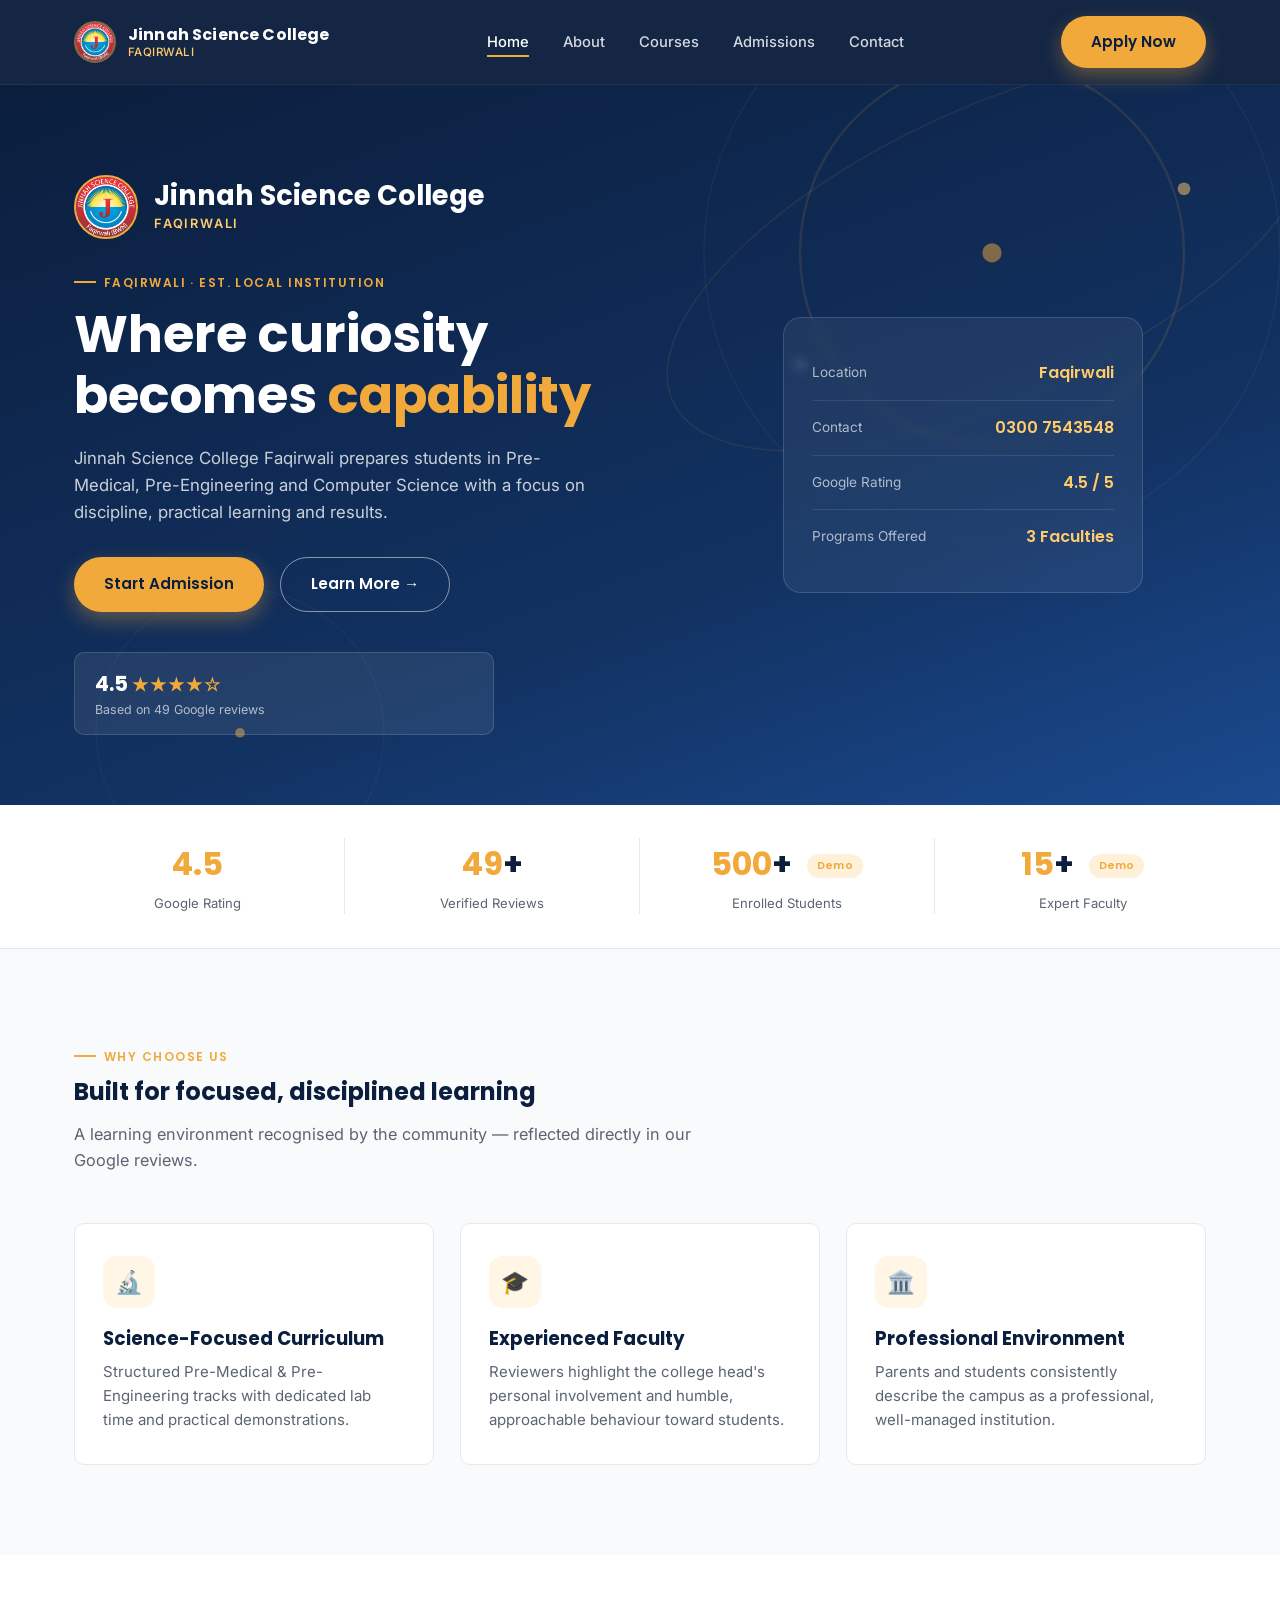
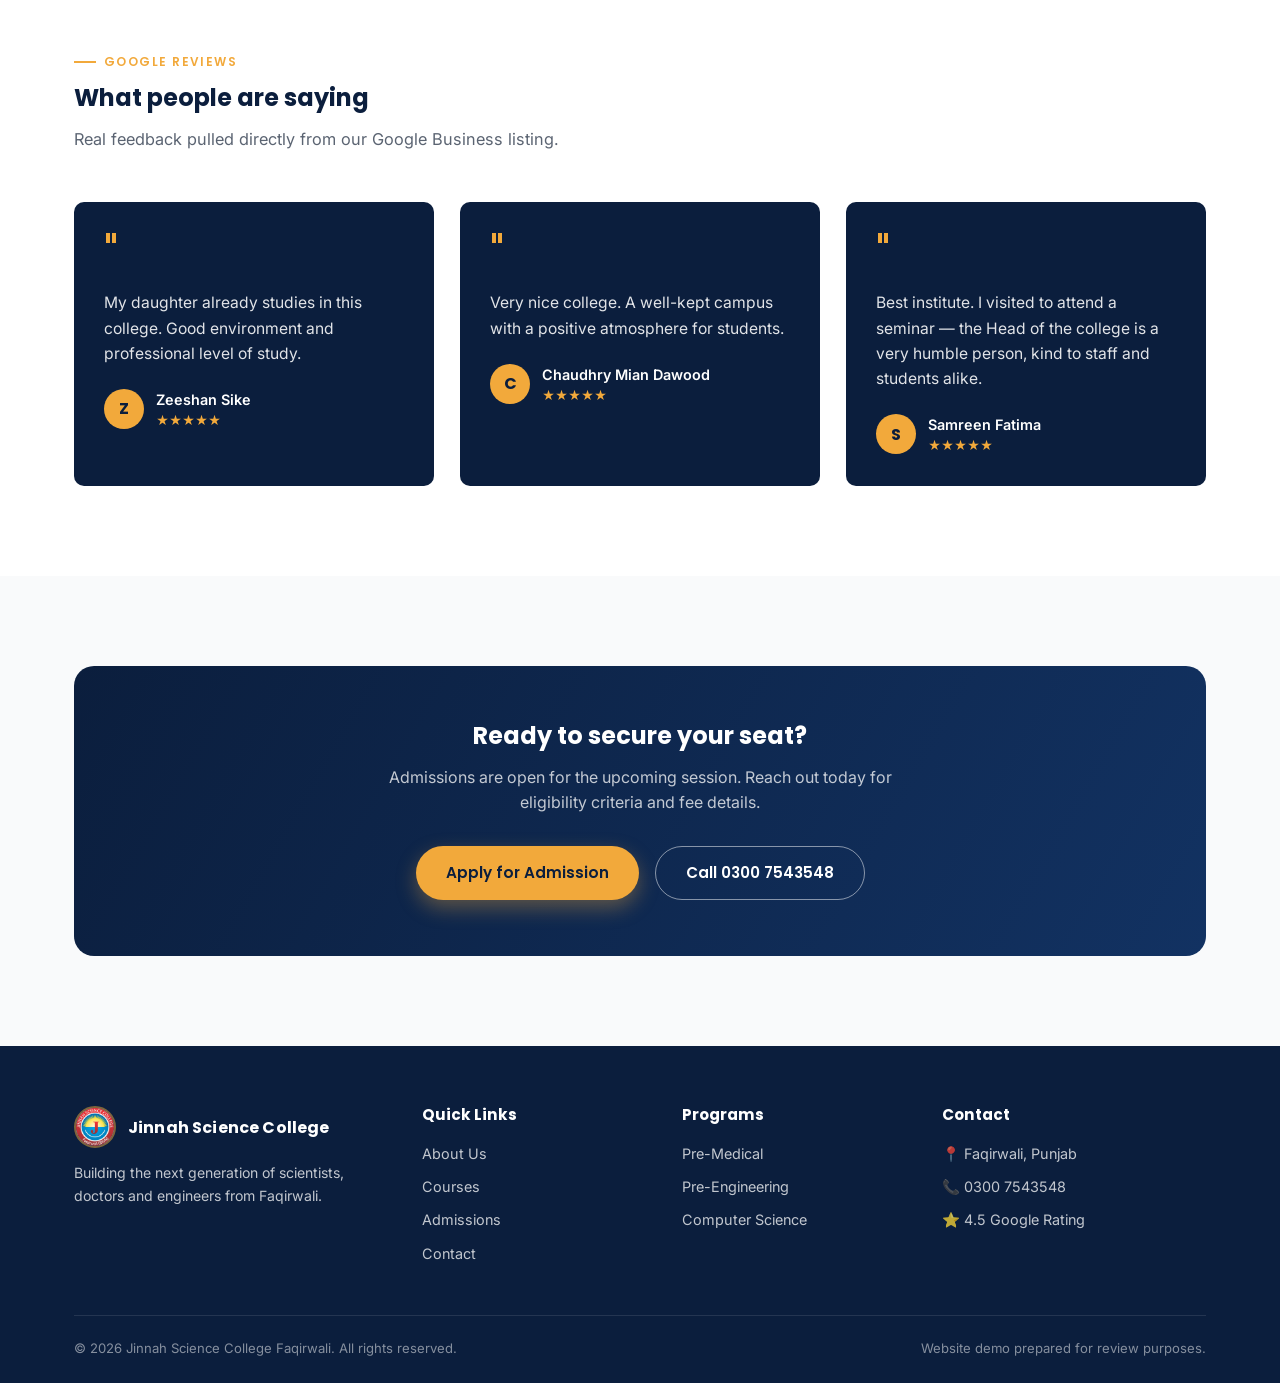
<file: index.html>
<!DOCTYPE html>
<html lang="en">
<head>
<meta charset="UTF-8">
<meta name="viewport" content="width=device-width, initial-scale=1.0">
<title>Jinnah Science College Faqirwali | Excellence in Science Education</title>
<meta name="description" content="Jinnah Science College Faqirwali — Rated 4.5★ on Google. Admissions open for Pre-Medical, Pre-Engineering & Computer Science.">
<link rel="preconnect" href="https://fonts.googleapis.com">
<link href="https://fonts.googleapis.com/css2?family=Poppins:wght@500;600;700;800&family=Inter:wght@400;500;600;700&display=swap" rel="stylesheet">
<link rel="stylesheet" href="assets/style.css">
</head>
<body>

<header class="site-header">
  <nav class="navbar">
    <a href="index.html" class="brand">
      <img src="assets/JSC%20Logo.jpg" alt="Jinnah Science College Logo" class="brand-mark">
      <div class="brand-text">
        <h1>Jinnah Science College</h1>
        <span>FAQIRWALI</span>
      </div>
    </a>
    <ul class="nav-links">
      <li class="nav-close-row"><button class="nav-close-btn" aria-label="Close menu">✕</button></li>
      <li><a href="index.html" class="active">Home</a></li>
      <li><a href="about.html">About</a></li>
      <li><a href="courses.html">Courses</a></li>
      <li><a href="admissions.html">Admissions</a></li>
      <li><a href="contact.html">Contact</a></li>
    </ul>
    <div class="nav-cta">
      <a href="admissions.html" class="btn btn-primary">Apply Now</a>
      <button class="hamburger" aria-label="Toggle menu"><span></span><span></span><span></span></button>
    </div>
  </nav>
</header>

<section class="hero">
  <div class="orbit-field">
    <svg viewBox="0 0 800 600" preserveAspectRatio="xMidYMid slice">
      <circle cx="620" cy="180" r="120" fill="none" stroke="rgba(242,169,59,0.25)" stroke-width="1.5"/>
      <circle cx="620" cy="180" r="180" fill="none" stroke="rgba(255,255,255,0.08)" stroke-width="1"/>
      <ellipse cx="620" cy="180" rx="220" ry="90" fill="none" stroke="rgba(242,169,59,0.18)" stroke-width="1" transform="rotate(-25 620 180)"/>
      <circle cx="620" cy="180" r="6" fill="#F2A93B"/>
      <circle cx="740" cy="140" r="4" fill="#FFCB6B"/>
      <circle cx="500" cy="250" r="3" fill="rgba(255,255,255,0.5)"/>
      <circle cx="150" cy="480" r="90" fill="none" stroke="rgba(255,255,255,0.06)" stroke-width="1"/>
      <circle cx="150" cy="480" r="3" fill="#F2A93B"/>
    </svg>
  </div>
  <div class="container">
    <div class="hero-content">
      <div class="college-identity">
        <img src="assets/JSC%20Logo.jpg" alt="Jinnah Science College Logo" class="hero-logo">
        <div>
          <h1 class="college-name">Jinnah Science College</h1>
          <span class="college-location">FAQIRWALI</span>
        </div>
      </div>
      <span class="eyebrow">Faqirwali · Est. Local Institution</span>
      <h2>Where curiosity becomes <em>capability</em></h2>
      <p>Jinnah Science College Faqirwali prepares students in Pre-Medical, Pre-Engineering and Computer Science with a focus on discipline, practical learning and results.</p>
      <div class="hero-cta">
        <a href="admissions.html" class="btn btn-primary">Start Admission</a>
        <a href="about.html" class="btn btn-outline">Learn More →</a>
      </div>
      <div class="hero-rating">
        <div>
          <div class="rating-num">4.5 <span class="stars">★★★★☆</span></div>
          <small>Based on 49 Google reviews</small>
        </div>
      </div>
    </div>
    <div class="hero-visual">
      <div class="hero-card">
        <div class="hero-card-row">
          <span class="label">Location</span>
          <span class="value">Faqirwali</span>
        </div>
        <div class="hero-card-row">
          <span class="label">Contact</span>
          <span class="value">0300 7543548</span>
        </div>
        <div class="hero-card-row">
          <span class="label">Google Rating</span>
          <span class="value">4.5 / 5</span>
        </div>
        <div class="hero-card-row">
          <span class="label">Programs Offered</span>
          <span class="value">3 Faculties</span>
        </div>
      </div>
    </div>
  </div>
</section>

<div class="stats-strip">
  <div class="container stats-grid">
    <div class="stat-item">
      <div class="num"><span data-count="4.5">0</span></div>
      <div class="label">Google Rating</div>
    </div>
    <div class="stat-item">
      <div class="num"><span data-count="49">0</span>+</div>
      <div class="label">Verified Reviews</div>
    </div>
    <div class="stat-item">
      <div class="num"><span data-count="500">0</span>+ <span class="demo-badge">Demo</span></div>
      <div class="label">Enrolled Students</div>
    </div>
    <div class="stat-item">
      <div class="num"><span data-count="15">0</span>+ <span class="demo-badge">Demo</span></div>
      <div class="label">Expert Faculty</div>
    </div>
  </div>
</div>

<section>
  <div class="container">
    <div class="section-head reveal">
      <span class="eyebrow">Why Choose Us</span>
      <h2>Built for focused, disciplined learning</h2>
      <p>A learning environment recognised by the community — reflected directly in our Google reviews.</p>
    </div>
    <div class="grid-3">
      <div class="card reveal">
        <div class="card-icon">🔬</div>
        <h3>Science-Focused Curriculum</h3>
        <p>Structured Pre-Medical & Pre-Engineering tracks with dedicated lab time and practical demonstrations.</p>
      </div>
      <div class="card reveal">
        <div class="card-icon">🎓</div>
        <h3>Experienced Faculty</h3>
        <p>Reviewers highlight the college head's personal involvement and humble, approachable behaviour toward students.</p>
      </div>
      <div class="card reveal">
        <div class="card-icon">🏛️</div>
        <h3>Professional Environment</h3>
        <p>Parents and students consistently describe the campus as a professional, well-managed institution.</p>
      </div>
    </div>
  </div>
</section>

<section class="section-alt">
  <div class="container">
    <div class="section-head reveal">
      <span class="eyebrow">Google Reviews</span>
      <h2>What people are saying</h2>
      <p>Real feedback pulled directly from our Google Business listing.</p>
    </div>
    <div class="grid-3">
      <div class="testimonial-card reveal">
        <span class="quote-mark">"</span>
        <p class="quote">My daughter already studies in this college. Good environment and professional level of study.</p>
        <div class="testimonial-author">
          <div class="testimonial-avatar">Z</div>
          <div>
            <div class="name">Zeeshan Sike</div>
            <div class="stars-sm">★★★★★</div>
          </div>
        </div>
      </div>
      <div class="testimonial-card reveal">
        <span class="quote-mark">"</span>
        <p class="quote">Very nice college. A well-kept campus with a positive atmosphere for students.</p>
        <div class="testimonial-author">
          <div class="testimonial-avatar">C</div>
          <div>
            <div class="name">Chaudhry Mian Dawood</div>
            <div class="stars-sm">★★★★★</div>
          </div>
        </div>
      </div>
      <div class="testimonial-card reveal">
        <span class="quote-mark">"</span>
        <p class="quote">Best institute. I visited to attend a seminar — the Head of the college is a very humble person, kind to staff and students alike.</p>
        <div class="testimonial-author">
          <div class="testimonial-avatar">S</div>
          <div>
            <div class="name">Samreen Fatima</div>
            <div class="stars-sm">★★★★★</div>
          </div>
        </div>
      </div>
    </div>
  </div>
</section>

<section>
  <div class="container">
    <div class="cta-band reveal">
      <h2>Ready to secure your seat?</h2>
      <p>Admissions are open for the upcoming session. Reach out today for eligibility criteria and fee details.</p>
      <div class="cta-actions">
        <a href="admissions.html" class="btn btn-primary">Apply for Admission</a>
        <a href="tel:+923007543548" class="btn btn-outline">Call 0300 7543548</a>
      </div>
    </div>
  </div>
</section>

<footer class="site-footer">
  <div class="container">
    <div class="footer-grid">
      <div class="footer-brand">
        <div class="brand" style="margin-bottom:6px;">
          <img src="assets/JSC%20Logo.jpg" alt="Jinnah Science College Logo" class="brand-mark">
          <div class="brand-text"><h1 style="color:#fff;">Jinnah Science College</h1></div>
        </div>
        <p>Building the next generation of scientists, doctors and engineers from Faqirwali.</p>
      </div>
      <div>
        <h4>Quick Links</h4>
        <ul>
          <li><a href="about.html">About Us</a></li>
          <li><a href="courses.html">Courses</a></li>
          <li><a href="admissions.html">Admissions</a></li>
          <li><a href="contact.html">Contact</a></li>
        </ul>
      </div>
      <div>
        <h4>Programs</h4>
        <ul>
          <li><a href="courses.html">Pre-Medical</a></li>
          <li><a href="courses.html">Pre-Engineering</a></li>
          <li><a href="courses.html">Computer Science</a></li>
        </ul>
      </div>
      <div>
        <h4>Contact</h4>
        <ul>
          <li>📍 Faqirwali, Punjab</li>
          <li>📞 <a href="tel:+923007543548">0300 7543548</a></li>
          <li>⭐ 4.5 Google Rating</li>
        </ul>
      </div>
    </div>
    <div class="footer-bottom">
      <span>© 2026 Jinnah Science College Faqirwali. All rights reserved.</span>
      <span>Website demo prepared for review purposes.</span>
    </div>
  </div>
</footer>

<button class="back-to-top" aria-label="Back to top">↑</button>
<script src="assets/script.js"></script>
</body>
</html>
</file>
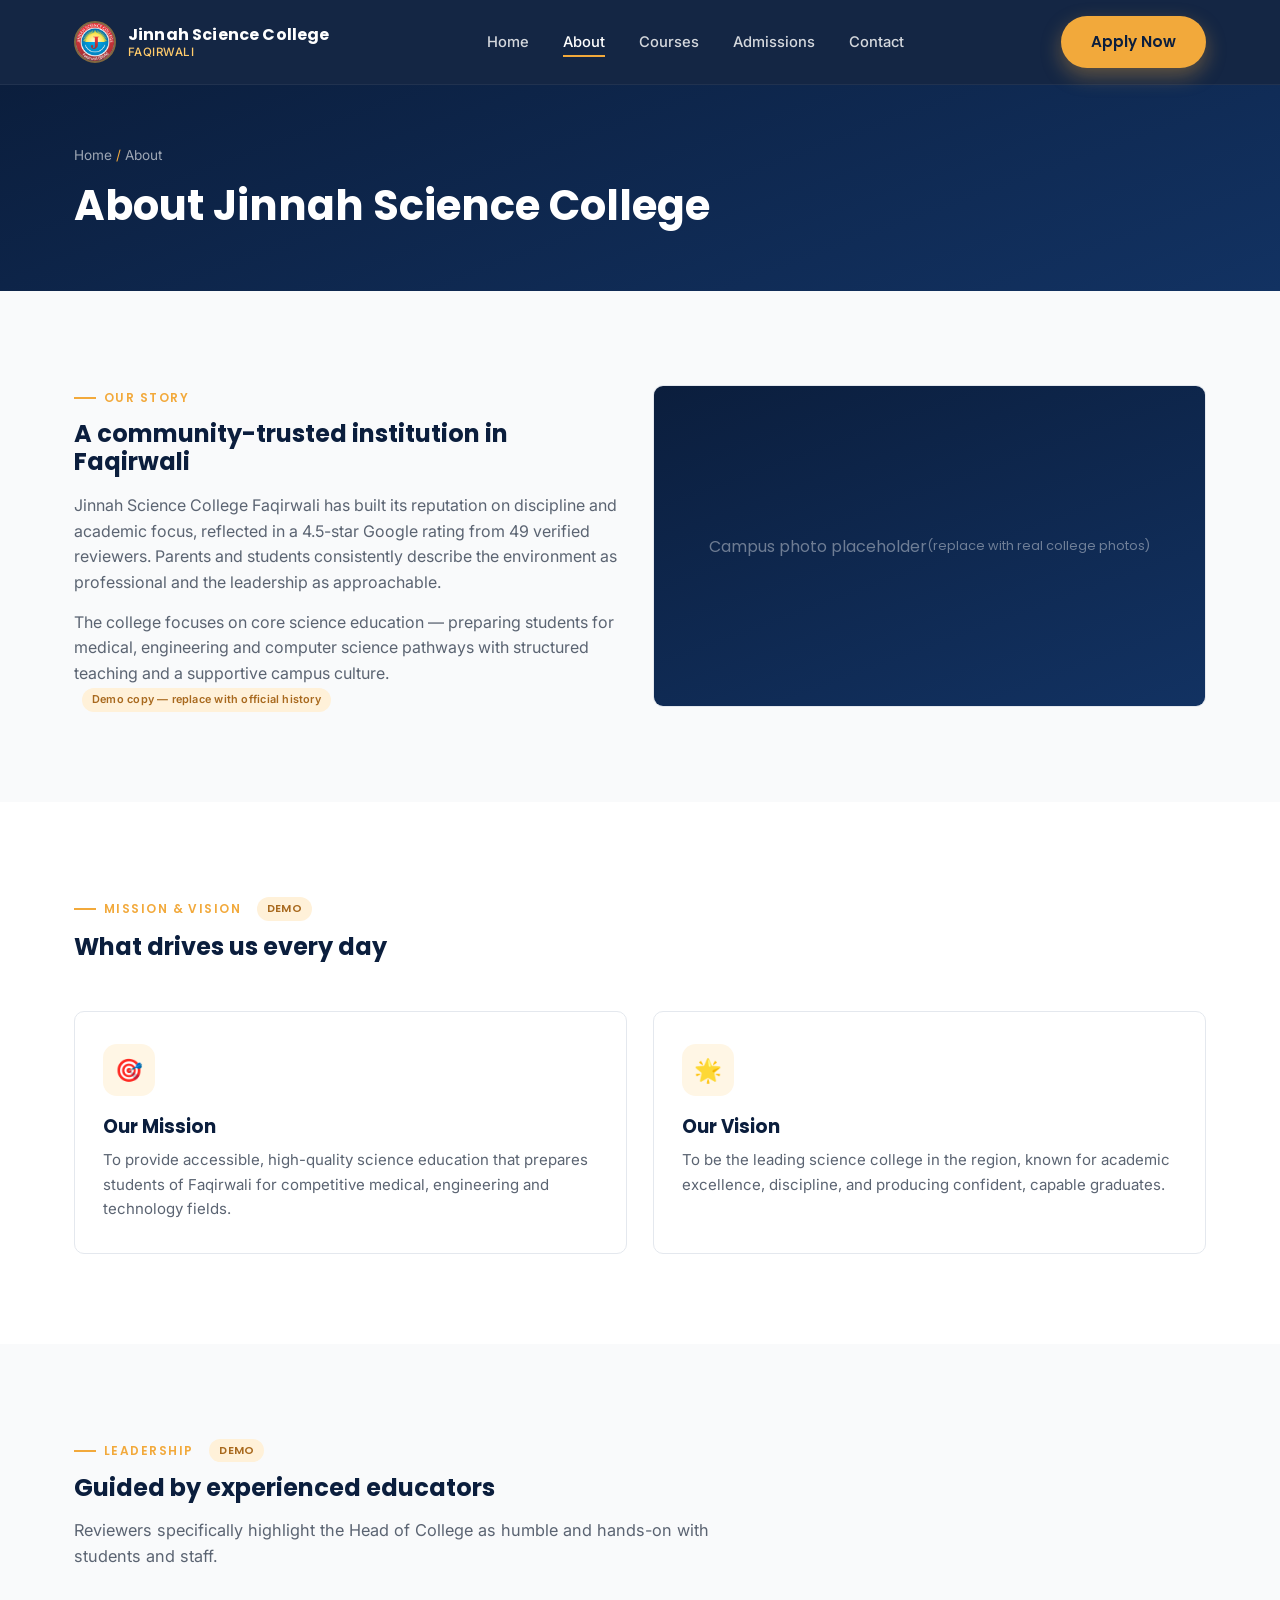
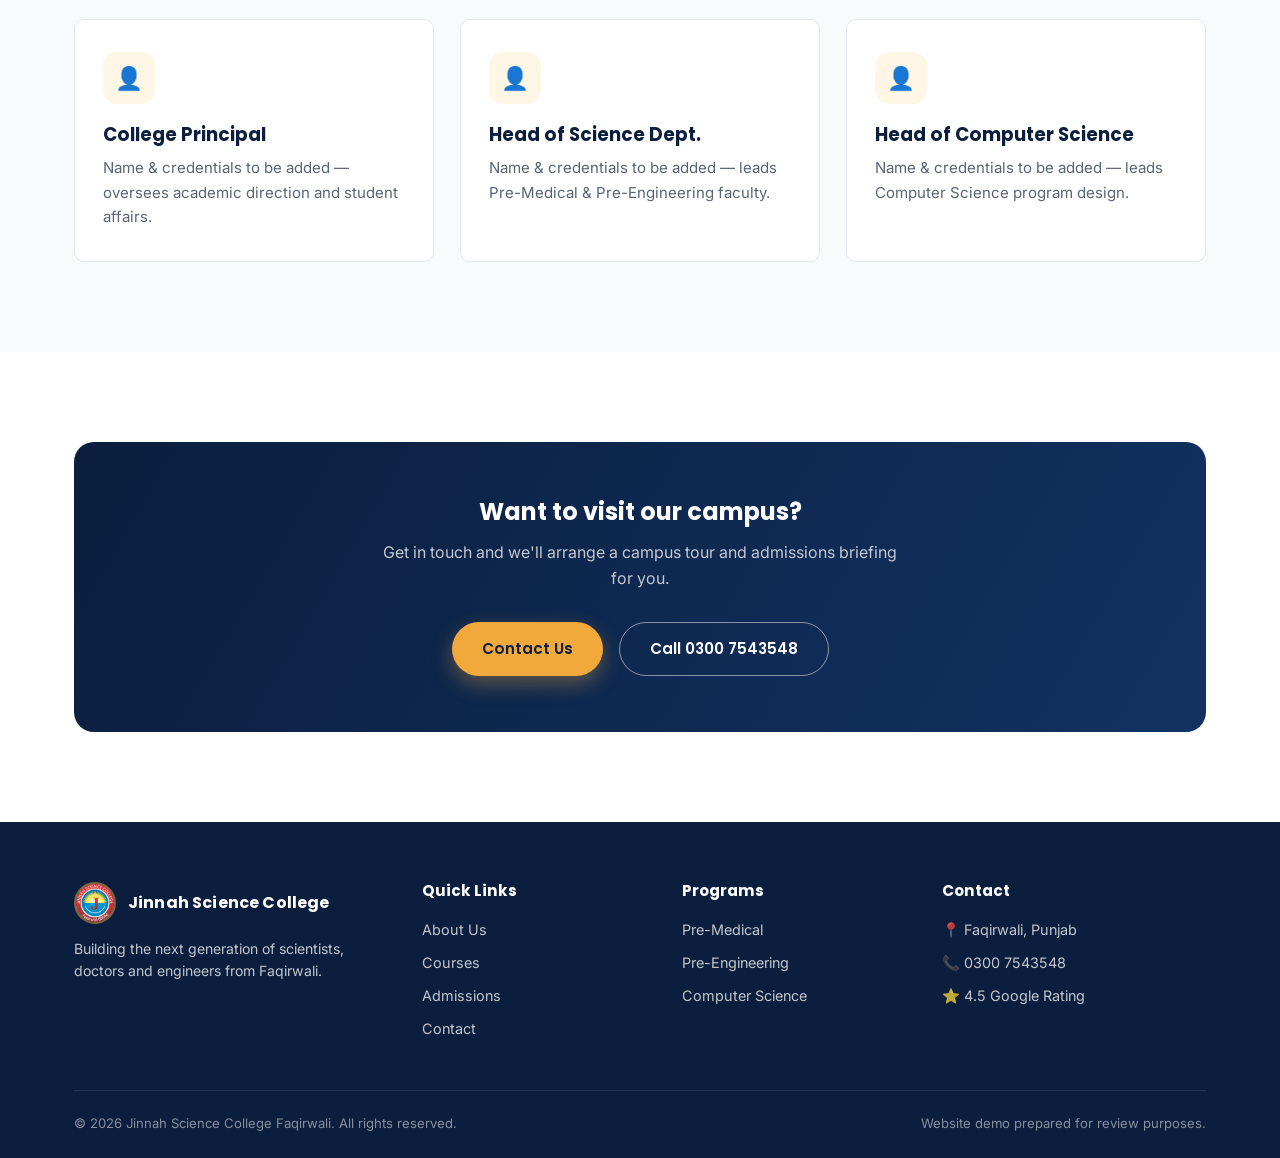
<file: about.html>
<!DOCTYPE html>
<html lang="en">
<head>
<meta charset="UTF-8">
<meta name="viewport" content="width=device-width, initial-scale=1.0">
<title>About Us | Jinnah Science College Faqirwali</title>
<link rel="preconnect" href="https://fonts.googleapis.com">
<link href="https://fonts.googleapis.com/css2?family=Poppins:wght@500;600;700;800&family=Inter:wght@400;500;600;700&display=swap" rel="stylesheet">
<link rel="stylesheet" href="assets/style.css">
</head>
<body>

<header class="site-header">
  <nav class="navbar">
    <a href="index.html" class="brand">
      <img src="assets/JSC%20Logo.jpg" alt="Jinnah Science College Logo" class="brand-mark">
      <div class="brand-text"><h1>Jinnah Science College</h1><span>FAQIRWALI</span></div>
    </a>
    <ul class="nav-links">
      <li class="nav-close-row"><button class="nav-close-btn" aria-label="Close menu">✕</button></li>
      <li><a href="index.html">Home</a></li>
      <li><a href="about.html" class="active">About</a></li>
      <li><a href="courses.html">Courses</a></li>
      <li><a href="admissions.html">Admissions</a></li>
      <li><a href="contact.html">Contact</a></li>
    </ul>
    <div class="nav-cta">
      <a href="admissions.html" class="btn btn-primary">Apply Now</a>
      <button class="hamburger" aria-label="Toggle menu"><span></span><span></span><span></span></button>
    </div>
  </nav>
</header>

<section class="page-hero">
  <div class="container">
    <div class="breadcrumb">Home <span>/</span> About</div>
    <h1>About Jinnah Science College</h1>
  </div>
</section>

<section>
  <div class="container">
    <div class="grid-2 reveal" style="align-items:center;">
      <div>
        <span class="eyebrow">Our Story</span>
        <h2>A community-trusted institution in Faqirwali</h2>
        <p style="color:var(--text-muted); margin-top:16px;">Jinnah Science College Faqirwali has built its reputation on discipline and academic focus, reflected in a 4.5-star Google rating from 49 verified reviewers. Parents and students consistently describe the environment as professional and the leadership as approachable.</p>
        <p style="color:var(--text-muted); margin-top:14px;">The college focuses on core science education — preparing students for medical, engineering and computer science pathways with structured teaching and a supportive campus culture. <span class="demo-badge">Demo copy — replace with official history</span></p>
      </div>
      <div class="card" style="padding:0; overflow:hidden;">
        <div style="background:linear-gradient(160deg, var(--navy-deep), var(--navy)); height:320px; display:flex; align-items:center; justify-content:center; color:rgba(255,255,255,0.4); font-family:var(--font-display); text-align:center; padding:20px;">
          Campus photo placeholder<br><span style="font-size:0.8rem;">(replace with real college photos)</span>
        </div>
      </div>
    </div>
  </div>
</section>

<section class="section-alt">
  <div class="container">
    <div class="section-head reveal">
      <span class="eyebrow">Mission & Vision <span class="demo-badge">Demo</span></span>
      <h2>What drives us every day</h2>
    </div>
    <div class="grid-2">
      <div class="card reveal">
        <div class="card-icon">🎯</div>
        <h3>Our Mission</h3>
        <p>To provide accessible, high-quality science education that prepares students of Faqirwali for competitive medical, engineering and technology fields.</p>
      </div>
      <div class="card reveal">
        <div class="card-icon">🌟</div>
        <h3>Our Vision</h3>
        <p>To be the leading science college in the region, known for academic excellence, discipline, and producing confident, capable graduates.</p>
      </div>
    </div>
  </div>
</section>

<section>
  <div class="container">
    <div class="section-head reveal">
      <span class="eyebrow">Leadership <span class="demo-badge">Demo</span></span>
      <h2>Guided by experienced educators</h2>
      <p>Reviewers specifically highlight the Head of College as humble and hands-on with students and staff.</p>
    </div>
    <div class="grid-3">
      <div class="card reveal">
        <div class="card-icon">👤</div>
        <h3>College Principal</h3>
        <p>Name & credentials to be added — oversees academic direction and student affairs.</p>
      </div>
      <div class="card reveal">
        <div class="card-icon">👤</div>
        <h3>Head of Science Dept.</h3>
        <p>Name & credentials to be added — leads Pre-Medical & Pre-Engineering faculty.</p>
      </div>
      <div class="card reveal">
        <div class="card-icon">👤</div>
        <h3>Head of Computer Science</h3>
        <p>Name & credentials to be added — leads Computer Science program design.</p>
      </div>
    </div>
  </div>
</section>

<section class="section-alt">
  <div class="container">
    <div class="cta-band reveal">
      <h2>Want to visit our campus?</h2>
      <p>Get in touch and we'll arrange a campus tour and admissions briefing for you.</p>
      <div class="cta-actions">
        <a href="contact.html" class="btn btn-primary">Contact Us</a>
        <a href="tel:+923007543548" class="btn btn-outline">Call 0300 7543548</a>
      </div>
    </div>
  </div>
</section>

<footer class="site-footer">
  <div class="container">
    <div class="footer-grid">
      <div class="footer-brand">
        <div class="brand" style="margin-bottom:6px;">
          <img src="assets/JSC%20Logo.jpg" alt="Jinnah Science College Logo" class="brand-mark">
          <div class="brand-text"><h1 style="color:#fff;">Jinnah Science College</h1></div>
        </div>
        <p>Building the next generation of scientists, doctors and engineers from Faqirwali.</p>
      </div>
      <div>
        <h4>Quick Links</h4>
        <ul>
          <li><a href="about.html">About Us</a></li>
          <li><a href="courses.html">Courses</a></li>
          <li><a href="admissions.html">Admissions</a></li>
          <li><a href="contact.html">Contact</a></li>
        </ul>
      </div>
      <div>
        <h4>Programs</h4>
        <ul>
          <li><a href="courses.html">Pre-Medical</a></li>
          <li><a href="courses.html">Pre-Engineering</a></li>
          <li><a href="courses.html">Computer Science</a></li>
        </ul>
      </div>
      <div>
        <h4>Contact</h4>
        <ul>
          <li>📍 Faqirwali, Punjab</li>
          <li>📞 <a href="tel:+923007543548">0300 7543548</a></li>
          <li>⭐ 4.5 Google Rating</li>
        </ul>
      </div>
    </div>
    <div class="footer-bottom">
      <span>© 2026 Jinnah Science College Faqirwali. All rights reserved.</span>
      <span>Website demo prepared for review purposes.</span>
    </div>
  </div>
</footer>

<button class="back-to-top" aria-label="Back to top">↑</button>
<script src="assets/script.js"></script>
</body>
</html>
</file>
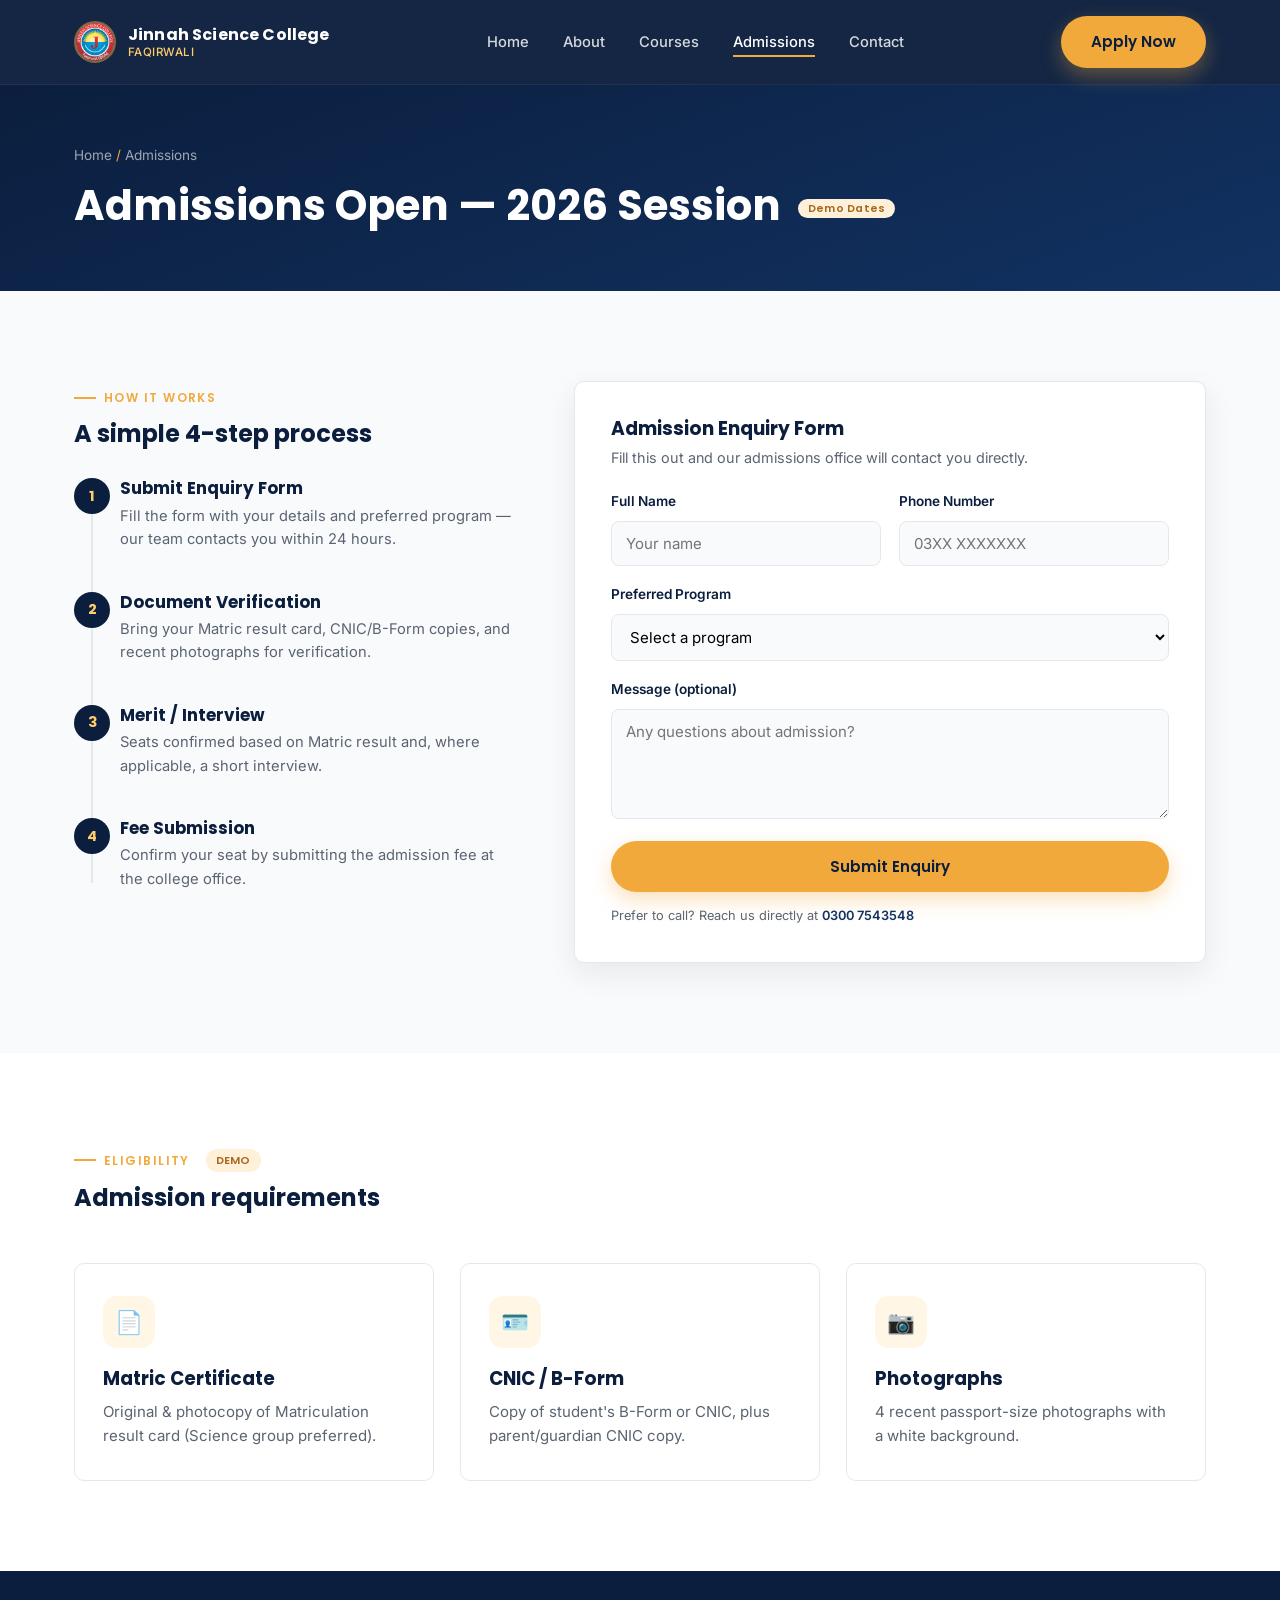
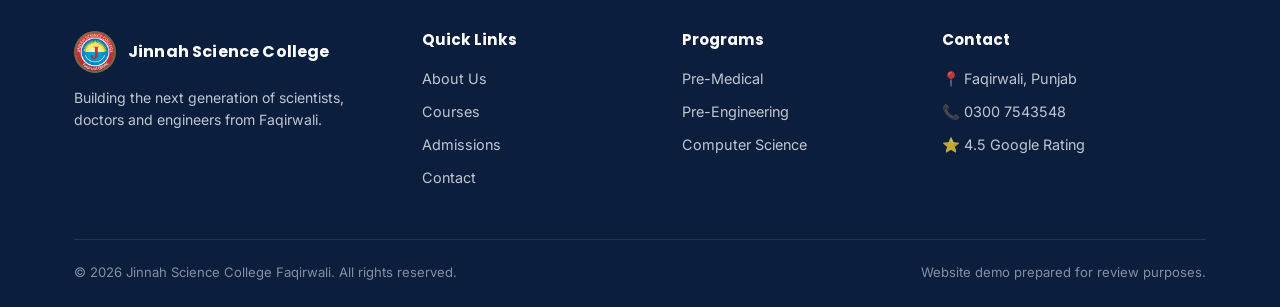
<file: admissions.html>
<!DOCTYPE html>
<html lang="en">
<head>
<meta charset="UTF-8">
<meta name="viewport" content="width=device-width, initial-scale=1.0">
<title>Admissions | Jinnah Science College Faqirwali</title>
<link rel="preconnect" href="https://fonts.googleapis.com">
<link href="https://fonts.googleapis.com/css2?family=Poppins:wght@500;600;700;800&family=Inter:wght@400;500;600;700&display=swap" rel="stylesheet">
<link rel="stylesheet" href="assets/style.css">
</head>
<body>

<header class="site-header">
  <nav class="navbar">
    <a href="index.html" class="brand">
      <img src="assets/JSC%20Logo.jpg" alt="Jinnah Science College Logo" class="brand-mark">
      <div class="brand-text"><h1>Jinnah Science College</h1><span>FAQIRWALI</span></div>
    </a>
    <ul class="nav-links">
      <li class="nav-close-row"><button class="nav-close-btn" aria-label="Close menu">✕</button></li>
      <li><a href="index.html">Home</a></li>
      <li><a href="about.html">About</a></li>
      <li><a href="courses.html">Courses</a></li>
      <li><a href="admissions.html" class="active">Admissions</a></li>
      <li><a href="contact.html">Contact</a></li>
    </ul>
    <div class="nav-cta">
      <a href="admissions.html" class="btn btn-primary">Apply Now</a>
      <button class="hamburger" aria-label="Toggle menu"><span></span><span></span><span></span></button>
    </div>
  </nav>
</header>

<section class="page-hero">
  <div class="container">
    <div class="breadcrumb">Home <span>/</span> Admissions</div>
    <h1>Admissions Open — 2026 Session <span class="demo-badge">Demo Dates</span></h1>
  </div>
</section>

<section>
  <div class="container grid-2" style="align-items:start; gap:60px;">
    <div class="reveal">
      <span class="eyebrow">How It Works</span>
      <h2 style="margin-bottom:30px;">A simple 4-step process</h2>
      <div class="timeline">
        <div class="timeline-step" data-step="1">
          <h4>Submit Enquiry Form</h4>
          <p>Fill the form with your details and preferred program — our team contacts you within 24 hours.</p>
        </div>
        <div class="timeline-step" data-step="2">
          <h4>Document Verification</h4>
          <p>Bring your Matric result card, CNIC/B-Form copies, and recent photographs for verification.</p>
        </div>
        <div class="timeline-step" data-step="3">
          <h4>Merit / Interview</h4>
          <p>Seats confirmed based on Matric result and, where applicable, a short interview.</p>
        </div>
        <div class="timeline-step" data-step="4">
          <h4>Fee Submission</h4>
          <p>Confirm your seat by submitting the admission fee at the college office.</p>
        </div>
      </div>
    </div>

    <div class="reveal">
      <div class="form-card">
        <h3 style="margin-bottom:6px;">Admission Enquiry Form</h3>
        <p style="color:var(--text-muted); font-size:0.9rem; margin-bottom:22px;">Fill this out and our admissions office will contact you directly.</p>
        <div class="form-success">✓ Thank you! This is a demo form — in the live site, your enquiry would be sent directly to the college office.</div>
        <form id="contactForm">
          <div class="form-row">
            <div class="form-group">
              <label for="fullName">Full Name</label>
              <input type="text" id="fullName" placeholder="Your name" required>
            </div>
            <div class="form-group">
              <label for="phone">Phone Number</label>
              <input type="tel" id="phone" placeholder="03XX XXXXXXX" required>
            </div>
          </div>
          <div class="form-group" style="margin-bottom:18px;">
            <label for="program">Preferred Program</label>
            <select id="program" required>
              <option value="">Select a program</option>
              <option>Pre-Medical (F.Sc)</option>
              <option>Pre-Engineering (F.Sc)</option>
              <option>Computer Science (I.C.S)</option>
            </select>
          </div>
          <div class="form-group" style="margin-bottom:22px;">
            <label for="message">Message (optional)</label>
            <textarea id="message" placeholder="Any questions about admission?"></textarea>
          </div>
          <button type="submit" class="btn btn-primary" style="width:100%;">Submit Enquiry</button>
        </form>
        <p class="form-note">Prefer to call? Reach us directly at <a href="tel:+923007543548" style="color:var(--navy); font-weight:600;">0300 7543548</a></p>
      </div>
    </div>
  </div>
</section>

<section class="section-alt">
  <div class="container">
    <div class="section-head reveal">
      <span class="eyebrow">Eligibility <span class="demo-badge">Demo</span></span>
      <h2>Admission requirements</h2>
    </div>
    <div class="grid-3">
      <div class="card reveal">
        <div class="card-icon">📄</div>
        <h3>Matric Certificate</h3>
        <p>Original & photocopy of Matriculation result card (Science group preferred).</p>
      </div>
      <div class="card reveal">
        <div class="card-icon">🪪</div>
        <h3>CNIC / B-Form</h3>
        <p>Copy of student's B-Form or CNIC, plus parent/guardian CNIC copy.</p>
      </div>
      <div class="card reveal">
        <div class="card-icon">📷</div>
        <h3>Photographs</h3>
        <p>4 recent passport-size photographs with a white background.</p>
      </div>
    </div>
  </div>
</section>

<footer class="site-footer">
  <div class="container">
    <div class="footer-grid">
      <div class="footer-brand">
        <div class="brand" style="margin-bottom:6px;">
          <img src="assets/JSC%20Logo.jpg" alt="Jinnah Science College Logo" class="brand-mark">
          <div class="brand-text"><h1 style="color:#fff;">Jinnah Science College</h1></div>
        </div>
        <p>Building the next generation of scientists, doctors and engineers from Faqirwali.</p>
      </div>
      <div>
        <h4>Quick Links</h4>
        <ul>
          <li><a href="about.html">About Us</a></li>
          <li><a href="courses.html">Courses</a></li>
          <li><a href="admissions.html">Admissions</a></li>
          <li><a href="contact.html">Contact</a></li>
        </ul>
      </div>
      <div>
        <h4>Programs</h4>
        <ul>
          <li><a href="courses.html">Pre-Medical</a></li>
          <li><a href="courses.html">Pre-Engineering</a></li>
          <li><a href="courses.html">Computer Science</a></li>
        </ul>
      </div>
      <div>
        <h4>Contact</h4>
        <ul>
          <li>📍 Faqirwali, Punjab</li>
          <li>📞 <a href="tel:+923007543548">0300 7543548</a></li>
          <li>⭐ 4.5 Google Rating</li>
        </ul>
      </div>
    </div>
    <div class="footer-bottom">
      <span>© 2026 Jinnah Science College Faqirwali. All rights reserved.</span>
      <span>Website demo prepared for review purposes.</span>
    </div>
  </div>
</footer>

<button class="back-to-top" aria-label="Back to top">↑</button>
<script src="assets/script.js"></script>
</body>
</html>
</file>
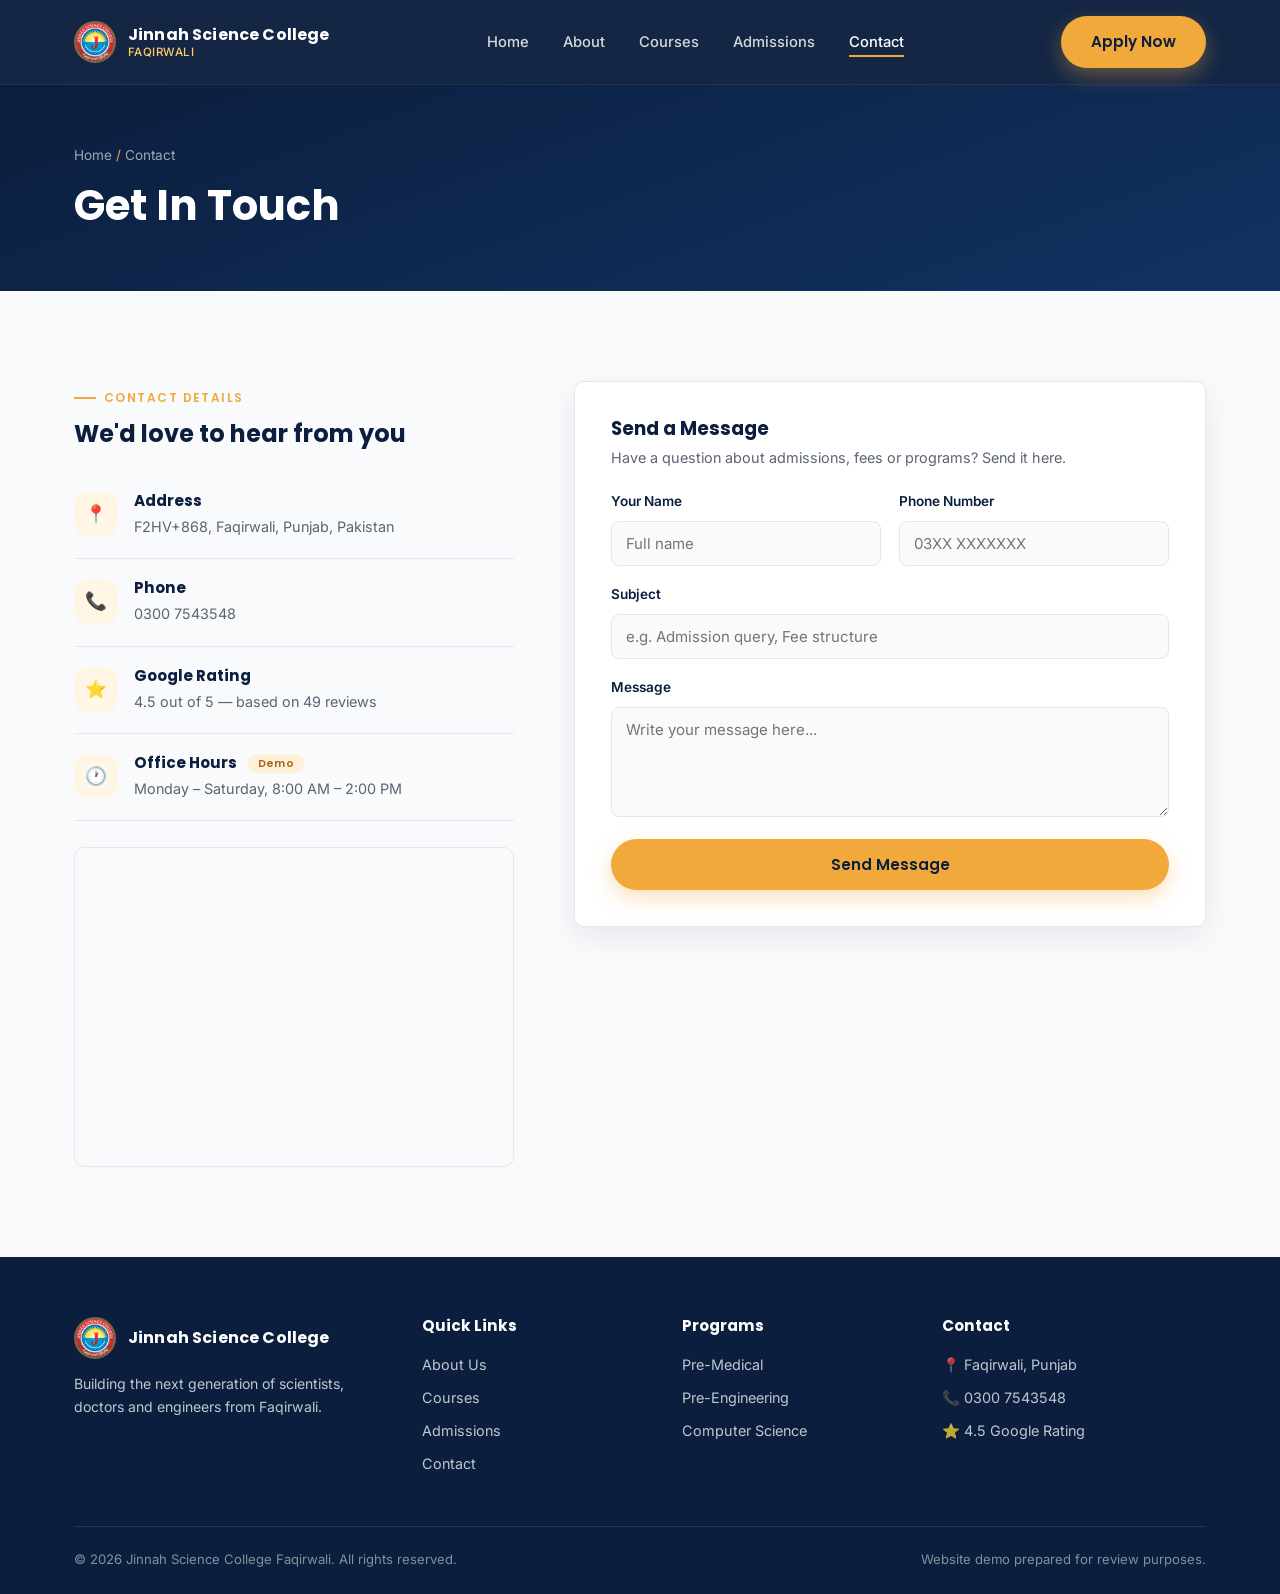
<file: Contact.html>
<!DOCTYPE html>
<html lang="en">
<head>
<meta charset="UTF-8">
<meta name="viewport" content="width=device-width, initial-scale=1.0">
<title>Contact Us | Jinnah Science College Faqirwali</title>
<link rel="preconnect" href="https://fonts.googleapis.com">
<link href="https://fonts.googleapis.com/css2?family=Poppins:wght@500;600;700;800&family=Inter:wght@400;500;600;700&display=swap" rel="stylesheet">
<link rel="stylesheet" href="assets/style.css">
</head>
<body>

<header class="site-header">
  <nav class="navbar">
    <a href="index.html" class="brand">
      <img src="assets/JSC%20Logo.jpg" alt="Jinnah Science College Logo" class="brand-mark">
      <div class="brand-text"><h1>Jinnah Science College</h1><span>FAQIRWALI</span></div>
    </a>
    <ul class="nav-links">
      <li class="nav-close-row"><button class="nav-close-btn" aria-label="Close menu">✕</button></li>
      <li><a href="index.html">Home</a></li>
      <li><a href="about.html">About</a></li>
      <li><a href="courses.html">Courses</a></li>
      <li><a href="admissions.html">Admissions</a></li>
      <li><a href="contact.html" class="active">Contact</a></li>
    </ul>
    <div class="nav-cta">
      <a href="admissions.html" class="btn btn-primary">Apply Now</a>
      <button class="hamburger" aria-label="Toggle menu"><span></span><span></span><span></span></button>
    </div>
  </nav>
</header>

<section class="page-hero">
  <div class="container">
    <div class="breadcrumb">Home <span>/</span> Contact</div>
    <h1>Get In Touch</h1>
  </div>
</section>

<section>
  <div class="container grid-2" style="align-items:start; gap:60px;">
    <div class="reveal">
      <span class="eyebrow">Contact Details</span>
      <h2 style="margin-bottom:24px;">We'd love to hear from you</h2>

      <div class="contact-info-item">
        <div class="icon">📍</div>
        <div>
          <h4>Address</h4>
          <p>F2HV+868, Faqirwali, Punjab, Pakistan</p>
        </div>
      </div>
      <div class="contact-info-item">
        <div class="icon">📞</div>
        <div>
          <h4>Phone</h4>
          <a href="tel:+923007543548">0300 7543548</a>
        </div>
      </div>
      <div class="contact-info-item">
        <div class="icon">⭐</div>
        <div>
          <h4>Google Rating</h4>
          <p>4.5 out of 5 — based on 49 reviews</p>
        </div>
      </div>
      <div class="contact-info-item">
        <div class="icon">🕐</div>
        <div>
          <h4>Office Hours <span class="demo-badge">Demo</span></h4>
          <p>Monday – Saturday, 8:00 AM – 2:00 PM</p>
        </div>
      </div>

      <div class="map-embed" style="margin-top:26px;">
        <iframe
          src="https://www.google.com/maps?q=Jinnah+Science+College+Faqirwali&output=embed"
          allowfullscreen="" loading="lazy" referrerpolicy="no-referrer-when-downgrade">
        </iframe>
      </div>
    </div>

    <div class="reveal">
      <div class="form-card">
        <h3 style="margin-bottom:6px;">Send a Message</h3>
        <p style="color:var(--text-muted); font-size:0.9rem; margin-bottom:22px;">Have a question about admissions, fees or programs? Send it here.</p>
        <div class="form-success">✓ Thank you! This is a demo form — in the live site your message would be delivered to the college's inbox/WhatsApp.</div>
        <form id="contactForm">
          <div class="form-row">
            <div class="form-group">
              <label for="name">Your Name</label>
              <input type="text" id="name" placeholder="Full name" required>
            </div>
            <div class="form-group">
              <label for="phone2">Phone Number</label>
              <input type="tel" id="phone2" placeholder="03XX XXXXXXX" required>
            </div>
          </div>
          <div class="form-group full" style="margin-bottom:18px;">
            <label for="subject">Subject</label>
            <input type="text" id="subject" placeholder="e.g. Admission query, Fee structure">
          </div>
          <div class="form-group full" style="margin-bottom:22px;">
            <label for="msg">Message</label>
            <textarea id="msg" placeholder="Write your message here..." required></textarea>
          </div>
          <button type="submit" class="btn btn-primary" style="width:100%;">Send Message</button>
        </form>
      </div>
    </div>
  </div>
</section>

<footer class="site-footer">
  <div class="container">
    <div class="footer-grid">
      <div class="footer-brand">
        <div class="brand" style="margin-bottom:6px;">
          <img src="assets/JSC%20Logo.jpg" alt="Jinnah Science College Logo" class="brand-mark">
          <div class="brand-text"><h1 style="color:#fff;">Jinnah Science College</h1></div>
        </div>
        <p>Building the next generation of scientists, doctors and engineers from Faqirwali.</p>
      </div>
      <div>
        <h4>Quick Links</h4>
        <ul>
          <li><a href="about.html">About Us</a></li>
          <li><a href="courses.html">Courses</a></li>
          <li><a href="admissions.html">Admissions</a></li>
          <li><a href="contact.html">Contact</a></li>
        </ul>
      </div>
      <div>
        <h4>Programs</h4>
        <ul>
          <li><a href="courses.html">Pre-Medical</a></li>
          <li><a href="courses.html">Pre-Engineering</a></li>
          <li><a href="courses.html">Computer Science</a></li>
        </ul>
      </div>
      <div>
        <h4>Contact</h4>
        <ul>
          <li>📍 Faqirwali, Punjab</li>
          <li>📞 <a href="tel:+923007543548">0300 7543548</a></li>
          <li>⭐ 4.5 Google Rating</li>
        </ul>
      </div>
    </div>
    <div class="footer-bottom">
      <span>© 2026 Jinnah Science College Faqirwali. All rights reserved.</span>
      <span>Website demo prepared for review purposes.</span>
    </div>
  </div>
</footer>

<button class="back-to-top" aria-label="Back to top">↑</button>
<script src="assets/script.js"></script>
</body>
</html>
</file>
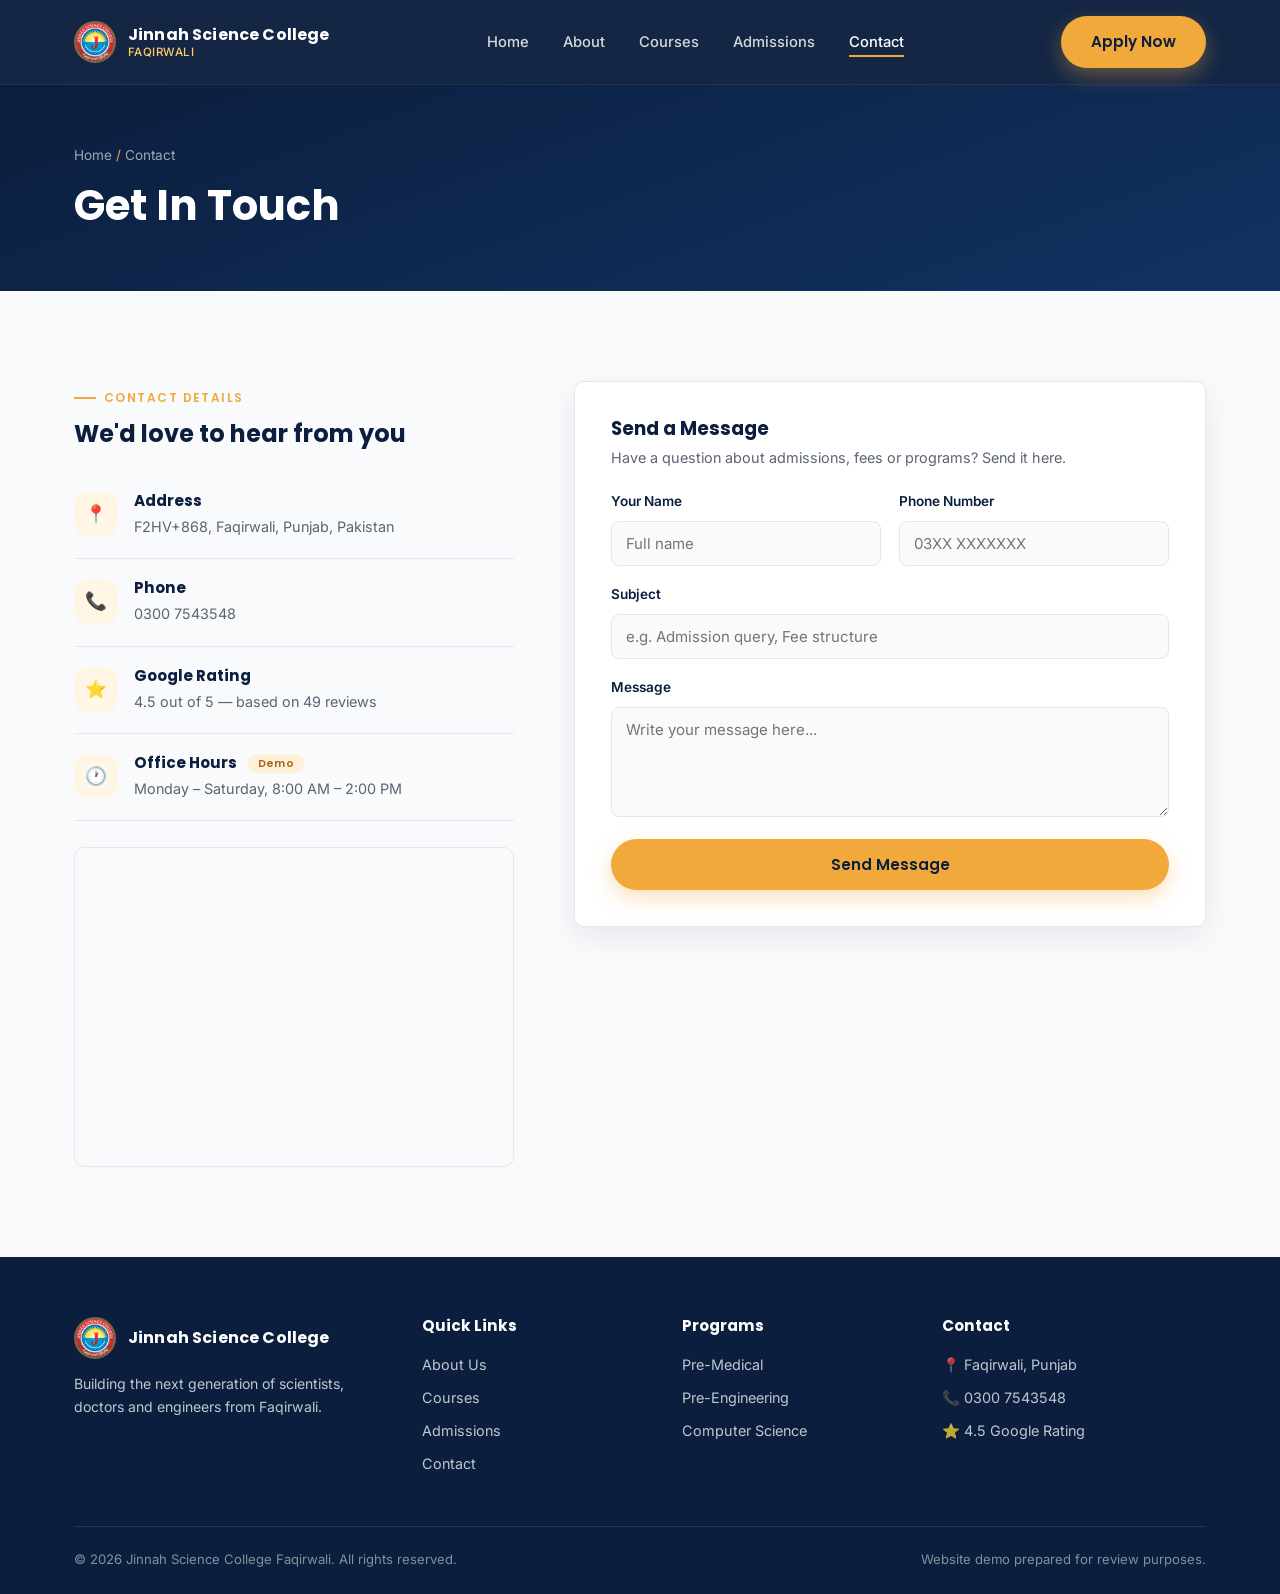
<file: contact.html>
<!DOCTYPE html>
<html lang="en">
<head>
<meta charset="UTF-8">
<meta name="viewport" content="width=device-width, initial-scale=1.0">
<title>Contact Us | Jinnah Science College Faqirwali</title>
<link rel="preconnect" href="https://fonts.googleapis.com">
<link href="https://fonts.googleapis.com/css2?family=Poppins:wght@500;600;700;800&family=Inter:wght@400;500;600;700&display=swap" rel="stylesheet">
<link rel="stylesheet" href="assets/style.css">
</head>
<body>

<header class="site-header">
  <nav class="navbar">
    <a href="index.html" class="brand">
      <img src="assets/JSC%20Logo.jpg" alt="Jinnah Science College Logo" class="brand-mark">
      <div class="brand-text"><h1>Jinnah Science College</h1><span>FAQIRWALI</span></div>
    </a>
    <ul class="nav-links">
      <li class="nav-close-row"><button class="nav-close-btn" aria-label="Close menu">✕</button></li>
      <li><a href="index.html">Home</a></li>
      <li><a href="about.html">About</a></li>
      <li><a href="courses.html">Courses</a></li>
      <li><a href="admissions.html">Admissions</a></li>
      <li><a href="contact.html" class="active">Contact</a></li>
    </ul>
    <div class="nav-cta">
      <a href="admissions.html" class="btn btn-primary">Apply Now</a>
      <button class="hamburger" aria-label="Toggle menu"><span></span><span></span><span></span></button>
    </div>
  </nav>
</header>

<section class="page-hero">
  <div class="container">
    <div class="breadcrumb">Home <span>/</span> Contact</div>
    <h1>Get In Touch</h1>
  </div>
</section>

<section>
  <div class="container grid-2" style="align-items:start; gap:60px;">
    <div class="reveal">
      <span class="eyebrow">Contact Details</span>
      <h2 style="margin-bottom:24px;">We'd love to hear from you</h2>

      <div class="contact-info-item">
        <div class="icon">📍</div>
        <div>
          <h4>Address</h4>
          <p>F2HV+868, Faqirwali, Punjab, Pakistan</p>
        </div>
      </div>
      <div class="contact-info-item">
        <div class="icon">📞</div>
        <div>
          <h4>Phone</h4>
          <a href="tel:+923007543548">0300 7543548</a>
        </div>
      </div>
      <div class="contact-info-item">
        <div class="icon">⭐</div>
        <div>
          <h4>Google Rating</h4>
          <p>4.5 out of 5 — based on 49 reviews</p>
        </div>
      </div>
      <div class="contact-info-item">
        <div class="icon">🕐</div>
        <div>
          <h4>Office Hours <span class="demo-badge">Demo</span></h4>
          <p>Monday – Saturday, 8:00 AM – 2:00 PM</p>
        </div>
      </div>

      <div class="map-embed" style="margin-top:26px;">
        <iframe
          src="https://www.google.com/maps?q=Jinnah+Science+College+Faqirwali&output=embed"
          allowfullscreen="" loading="lazy" referrerpolicy="no-referrer-when-downgrade">
        </iframe>
      </div>
    </div>

    <div class="reveal">
      <div class="form-card">
        <h3 style="margin-bottom:6px;">Send a Message</h3>
        <p style="color:var(--text-muted); font-size:0.9rem; margin-bottom:22px;">Have a question about admissions, fees or programs? Send it here.</p>
        <div class="form-success">✓ Thank you! This is a demo form — in the live site your message would be delivered to the college's inbox/WhatsApp.</div>
        <form id="contactForm">
          <div class="form-row">
            <div class="form-group">
              <label for="name">Your Name</label>
              <input type="text" id="name" placeholder="Full name" required>
            </div>
            <div class="form-group">
              <label for="phone2">Phone Number</label>
              <input type="tel" id="phone2" placeholder="03XX XXXXXXX" required>
            </div>
          </div>
          <div class="form-group full" style="margin-bottom:18px;">
            <label for="subject">Subject</label>
            <input type="text" id="subject" placeholder="e.g. Admission query, Fee structure">
          </div>
          <div class="form-group full" style="margin-bottom:22px;">
            <label for="msg">Message</label>
            <textarea id="msg" placeholder="Write your message here..." required></textarea>
          </div>
          <button type="submit" class="btn btn-primary" style="width:100%;">Send Message</button>
        </form>
      </div>
    </div>
  </div>
</section>

<footer class="site-footer">
  <div class="container">
    <div class="footer-grid">
      <div class="footer-brand">
        <div class="brand" style="margin-bottom:6px;">
          <img src="assets/JSC%20Logo.jpg" alt="Jinnah Science College Logo" class="brand-mark">
          <div class="brand-text"><h1 style="color:#fff;">Jinnah Science College</h1></div>
        </div>
        <p>Building the next generation of scientists, doctors and engineers from Faqirwali.</p>
      </div>
      <div>
        <h4>Quick Links</h4>
        <ul>
          <li><a href="about.html">About Us</a></li>
          <li><a href="courses.html">Courses</a></li>
          <li><a href="admissions.html">Admissions</a></li>
          <li><a href="contact.html">Contact</a></li>
        </ul>
      </div>
      <div>
        <h4>Programs</h4>
        <ul>
          <li><a href="courses.html">Pre-Medical</a></li>
          <li><a href="courses.html">Pre-Engineering</a></li>
          <li><a href="courses.html">Computer Science</a></li>
        </ul>
      </div>
      <div>
        <h4>Contact</h4>
        <ul>
          <li>📍 Faqirwali, Punjab</li>
          <li>📞 <a href="tel:+923007543548">0300 7543548</a></li>
          <li>⭐ 4.5 Google Rating</li>
        </ul>
      </div>
    </div>
    <div class="footer-bottom">
      <span>© 2026 Jinnah Science College Faqirwali. All rights reserved.</span>
      <span>Website demo prepared for review purposes.</span>
    </div>
  </div>
</footer>

<button class="back-to-top" aria-label="Back to top">↑</button>
<script src="assets/script.js"></script>
</body>
</html>
</file>
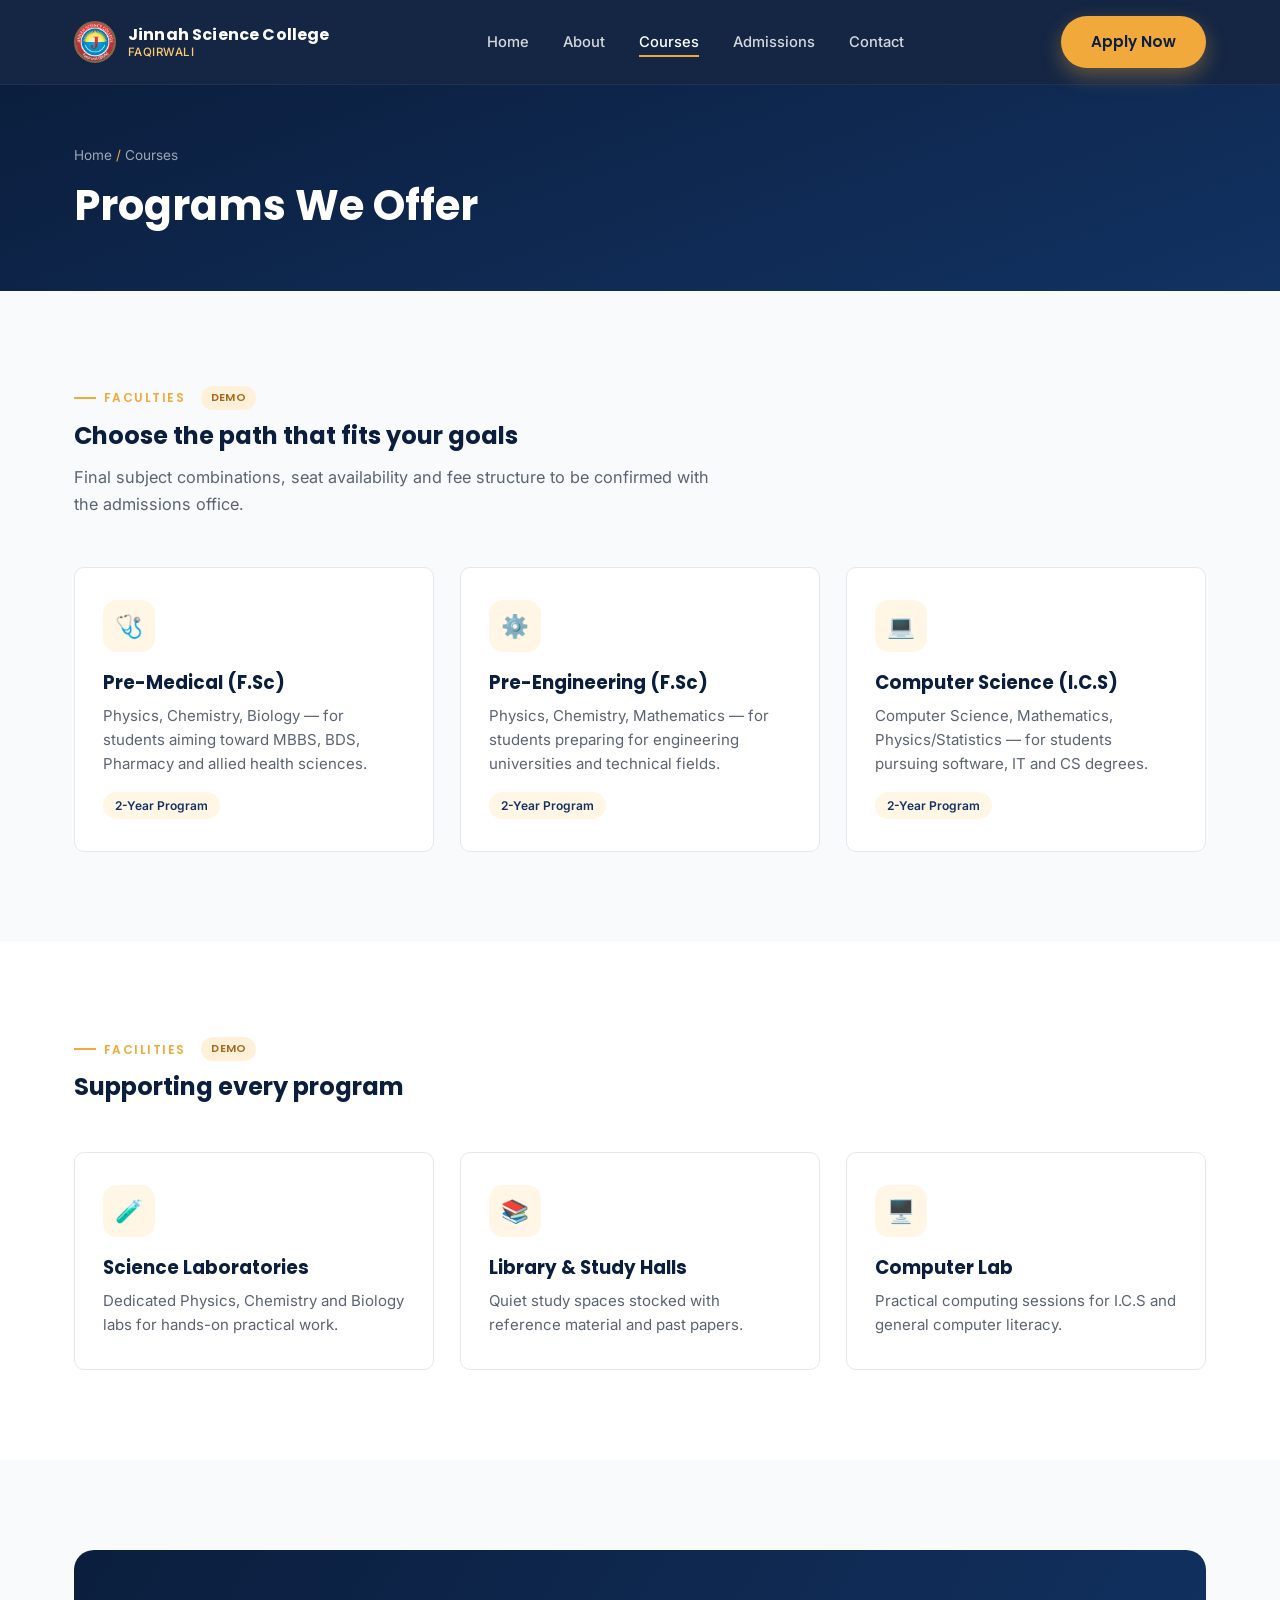
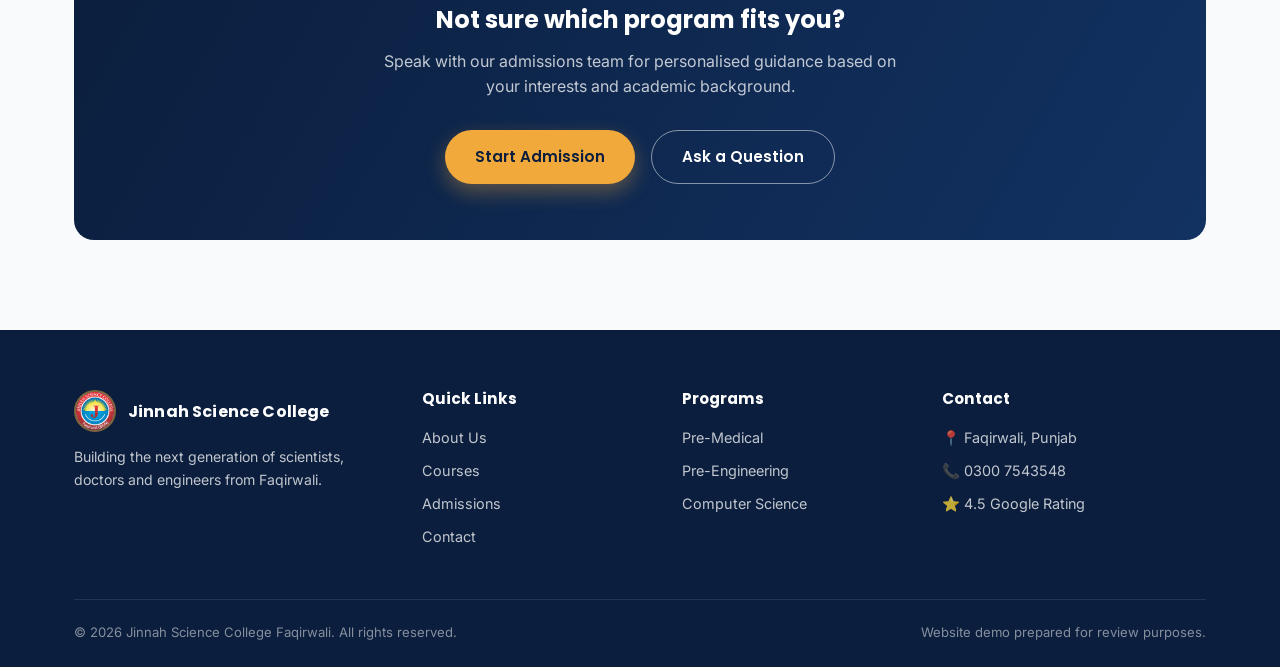
<file: Courses.html>
<!DOCTYPE html>
<html lang="en">
<head>
<meta charset="UTF-8">
<meta name="viewport" content="width=device-width, initial-scale=1.0">
<title>Courses | Jinnah Science College Faqirwali</title>
<link rel="preconnect" href="https://fonts.googleapis.com">
<link href="https://fonts.googleapis.com/css2?family=Poppins:wght@500;600;700;800&family=Inter:wght@400;500;600;700&display=swap" rel="stylesheet">
<link rel="stylesheet" href="assets/style.css">
</head>
<body>

<header class="site-header">
  <nav class="navbar">
    <a href="index.html" class="brand">
      <img src="assets/JSC%20Logo.jpg" alt="Jinnah Science College Logo" class="brand-mark">
      <div class="brand-text"><h1>Jinnah Science College</h1><span>FAQIRWALI</span></div>
    </a>
    <ul class="nav-links">
      <li class="nav-close-row"><button class="nav-close-btn" aria-label="Close menu">✕</button></li>
      <li><a href="index.html">Home</a></li>
      <li><a href="about.html">About</a></li>
      <li><a href="courses.html" class="active">Courses</a></li>
      <li><a href="admissions.html">Admissions</a></li>
      <li><a href="contact.html">Contact</a></li>
    </ul>
    <div class="nav-cta">
      <a href="admissions.html" class="btn btn-primary">Apply Now</a>
      <button class="hamburger" aria-label="Toggle menu"><span></span><span></span><span></span></button>
    </div>
  </nav>
</header>

<section class="page-hero">
  <div class="container">
    <div class="breadcrumb">Home <span>/</span> Courses</div>
    <h1>Programs We Offer</h1>
  </div>
</section>

<section>
  <div class="container">
    <div class="section-head reveal">
      <span class="eyebrow">Faculties <span class="demo-badge">Demo</span></span>
      <h2>Choose the path that fits your goals</h2>
      <p>Final subject combinations, seat availability and fee structure to be confirmed with the admissions office.</p>
    </div>
    <div class="grid-3">
      <div class="card reveal">
        <div class="card-icon">🩺</div>
        <h3>Pre-Medical (F.Sc)</h3>
        <p>Physics, Chemistry, Biology — for students aiming toward MBBS, BDS, Pharmacy and allied health sciences.</p>
        <span class="tag">2-Year Program</span>
      </div>
      <div class="card reveal">
        <div class="card-icon">⚙️</div>
        <h3>Pre-Engineering (F.Sc)</h3>
        <p>Physics, Chemistry, Mathematics — for students preparing for engineering universities and technical fields.</p>
        <span class="tag">2-Year Program</span>
      </div>
      <div class="card reveal">
        <div class="card-icon">💻</div>
        <h3>Computer Science (I.C.S)</h3>
        <p>Computer Science, Mathematics, Physics/Statistics — for students pursuing software, IT and CS degrees.</p>
        <span class="tag">2-Year Program</span>
      </div>
    </div>
  </div>
</section>

<section class="section-alt">
  <div class="container">
    <div class="section-head reveal">
      <span class="eyebrow">Facilities <span class="demo-badge">Demo</span></span>
      <h2>Supporting every program</h2>
    </div>
    <div class="grid-3">
      <div class="card reveal">
        <div class="card-icon">🧪</div>
        <h3>Science Laboratories</h3>
        <p>Dedicated Physics, Chemistry and Biology labs for hands-on practical work.</p>
      </div>
      <div class="card reveal">
        <div class="card-icon">📚</div>
        <h3>Library & Study Halls</h3>
        <p>Quiet study spaces stocked with reference material and past papers.</p>
      </div>
      <div class="card reveal">
        <div class="card-icon">🖥️</div>
        <h3>Computer Lab</h3>
        <p>Practical computing sessions for I.C.S and general computer literacy.</p>
      </div>
    </div>
  </div>
</section>

<section>
  <div class="container">
    <div class="cta-band reveal">
      <h2>Not sure which program fits you?</h2>
      <p>Speak with our admissions team for personalised guidance based on your interests and academic background.</p>
      <div class="cta-actions">
        <a href="admissions.html" class="btn btn-primary">Start Admission</a>
        <a href="contact.html" class="btn btn-outline">Ask a Question</a>
      </div>
    </div>
  </div>
</section>

<footer class="site-footer">
  <div class="container">
    <div class="footer-grid">
      <div class="footer-brand">
        <div class="brand" style="margin-bottom:6px;">
          <img src="assets/JSC%20Logo.jpg" alt="Jinnah Science College Logo" class="brand-mark">
          <div class="brand-text"><h1 style="color:#fff;">Jinnah Science College</h1></div>
        </div>
        <p>Building the next generation of scientists, doctors and engineers from Faqirwali.</p>
      </div>
      <div>
        <h4>Quick Links</h4>
        <ul>
          <li><a href="about.html">About Us</a></li>
          <li><a href="courses.html">Courses</a></li>
          <li><a href="admissions.html">Admissions</a></li>
          <li><a href="contact.html">Contact</a></li>
        </ul>
      </div>
      <div>
        <h4>Programs</h4>
        <ul>
          <li><a href="courses.html">Pre-Medical</a></li>
          <li><a href="courses.html">Pre-Engineering</a></li>
          <li><a href="courses.html">Computer Science</a></li>
        </ul>
      </div>
      <div>
        <h4>Contact</h4>
        <ul>
          <li>📍 Faqirwali, Punjab</li>
          <li>📞 <a href="tel:+923007543548">0300 7543548</a></li>
          <li>⭐ 4.5 Google Rating</li>
        </ul>
      </div>
    </div>
    <div class="footer-bottom">
      <span>© 2026 Jinnah Science College Faqirwali. All rights reserved.</span>
      <span>Website demo prepared for review purposes.</span>
    </div>
  </div>
</footer>

<button class="back-to-top" aria-label="Back to top">↑</button>
<script src="assets/script.js"></script>
</body>
</html>
</file>
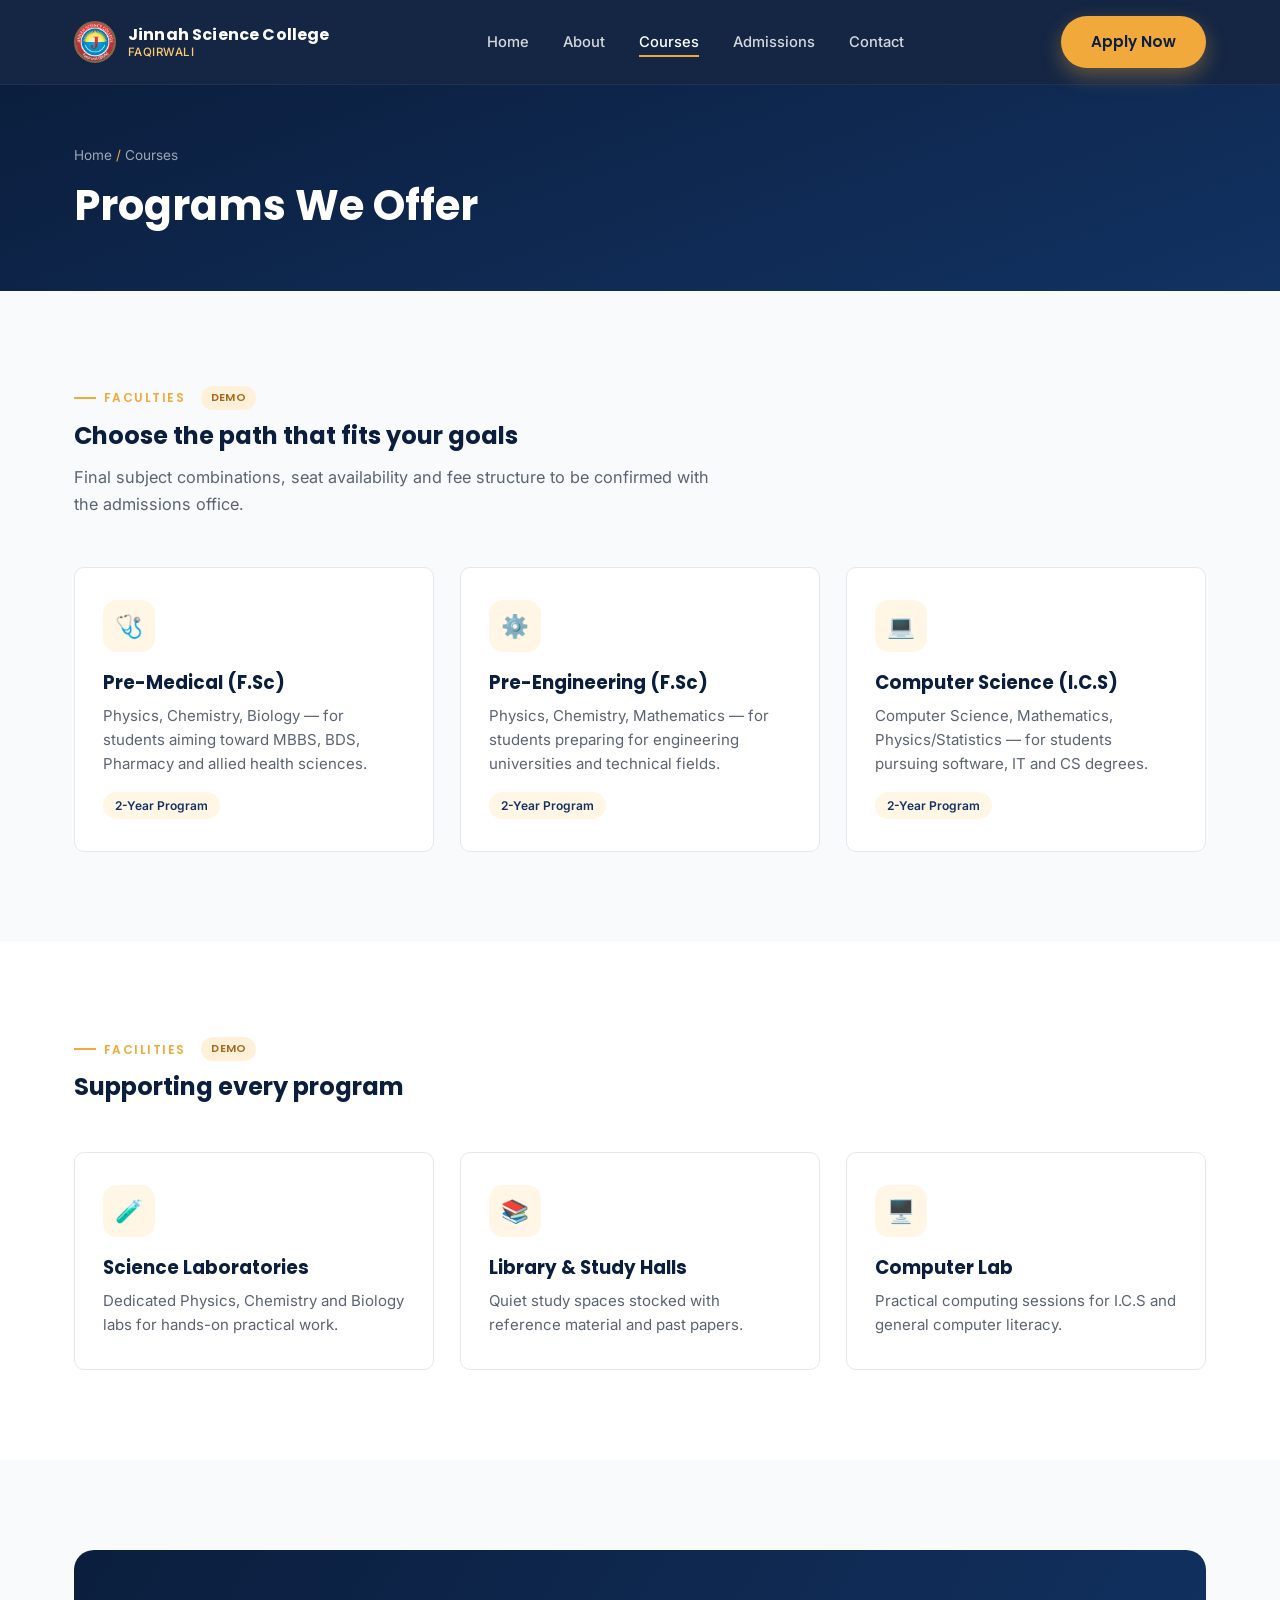
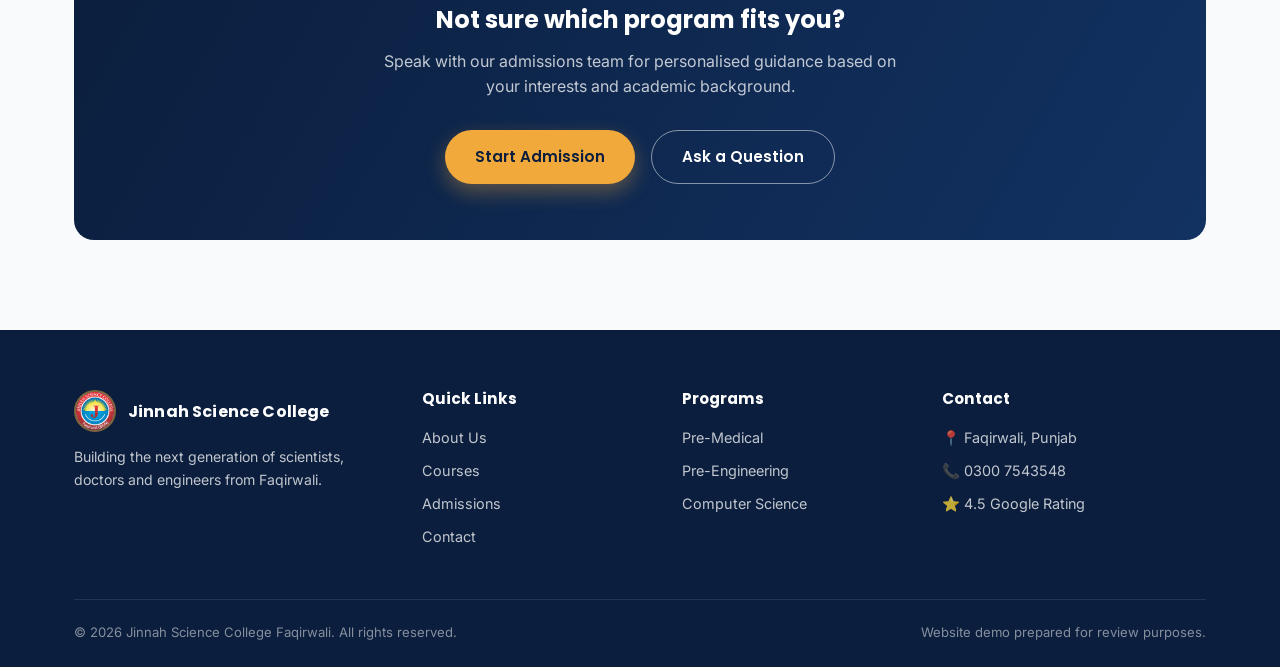
<file: courses.html>
<!DOCTYPE html>
<html lang="en">
<head>
<meta charset="UTF-8">
<meta name="viewport" content="width=device-width, initial-scale=1.0">
<title>Courses | Jinnah Science College Faqirwali</title>
<link rel="preconnect" href="https://fonts.googleapis.com">
<link href="https://fonts.googleapis.com/css2?family=Poppins:wght@500;600;700;800&family=Inter:wght@400;500;600;700&display=swap" rel="stylesheet">
<link rel="stylesheet" href="assets/style.css">
</head>
<body>

<header class="site-header">
  <nav class="navbar">
    <a href="index.html" class="brand">
      <img src="assets/JSC%20Logo.jpg" alt="Jinnah Science College Logo" class="brand-mark">
      <div class="brand-text"><h1>Jinnah Science College</h1><span>FAQIRWALI</span></div>
    </a>
    <ul class="nav-links">
      <li class="nav-close-row"><button class="nav-close-btn" aria-label="Close menu">✕</button></li>
      <li><a href="index.html">Home</a></li>
      <li><a href="about.html">About</a></li>
      <li><a href="courses.html" class="active">Courses</a></li>
      <li><a href="admissions.html">Admissions</a></li>
      <li><a href="contact.html">Contact</a></li>
    </ul>
    <div class="nav-cta">
      <a href="admissions.html" class="btn btn-primary">Apply Now</a>
      <button class="hamburger" aria-label="Toggle menu"><span></span><span></span><span></span></button>
    </div>
  </nav>
</header>

<section class="page-hero">
  <div class="container">
    <div class="breadcrumb">Home <span>/</span> Courses</div>
    <h1>Programs We Offer</h1>
  </div>
</section>

<section>
  <div class="container">
    <div class="section-head reveal">
      <span class="eyebrow">Faculties <span class="demo-badge">Demo</span></span>
      <h2>Choose the path that fits your goals</h2>
      <p>Final subject combinations, seat availability and fee structure to be confirmed with the admissions office.</p>
    </div>
    <div class="grid-3">
      <div class="card reveal">
        <div class="card-icon">🩺</div>
        <h3>Pre-Medical (F.Sc)</h3>
        <p>Physics, Chemistry, Biology — for students aiming toward MBBS, BDS, Pharmacy and allied health sciences.</p>
        <span class="tag">2-Year Program</span>
      </div>
      <div class="card reveal">
        <div class="card-icon">⚙️</div>
        <h3>Pre-Engineering (F.Sc)</h3>
        <p>Physics, Chemistry, Mathematics — for students preparing for engineering universities and technical fields.</p>
        <span class="tag">2-Year Program</span>
      </div>
      <div class="card reveal">
        <div class="card-icon">💻</div>
        <h3>Computer Science (I.C.S)</h3>
        <p>Computer Science, Mathematics, Physics/Statistics — for students pursuing software, IT and CS degrees.</p>
        <span class="tag">2-Year Program</span>
      </div>
    </div>
  </div>
</section>

<section class="section-alt">
  <div class="container">
    <div class="section-head reveal">
      <span class="eyebrow">Facilities <span class="demo-badge">Demo</span></span>
      <h2>Supporting every program</h2>
    </div>
    <div class="grid-3">
      <div class="card reveal">
        <div class="card-icon">🧪</div>
        <h3>Science Laboratories</h3>
        <p>Dedicated Physics, Chemistry and Biology labs for hands-on practical work.</p>
      </div>
      <div class="card reveal">
        <div class="card-icon">📚</div>
        <h3>Library & Study Halls</h3>
        <p>Quiet study spaces stocked with reference material and past papers.</p>
      </div>
      <div class="card reveal">
        <div class="card-icon">🖥️</div>
        <h3>Computer Lab</h3>
        <p>Practical computing sessions for I.C.S and general computer literacy.</p>
      </div>
    </div>
  </div>
</section>

<section>
  <div class="container">
    <div class="cta-band reveal">
      <h2>Not sure which program fits you?</h2>
      <p>Speak with our admissions team for personalised guidance based on your interests and academic background.</p>
      <div class="cta-actions">
        <a href="admissions.html" class="btn btn-primary">Start Admission</a>
        <a href="contact.html" class="btn btn-outline">Ask a Question</a>
      </div>
    </div>
  </div>
</section>

<footer class="site-footer">
  <div class="container">
    <div class="footer-grid">
      <div class="footer-brand">
        <div class="brand" style="margin-bottom:6px;">
          <img src="assets/JSC%20Logo.jpg" alt="Jinnah Science College Logo" class="brand-mark">
          <div class="brand-text"><h1 style="color:#fff;">Jinnah Science College</h1></div>
        </div>
        <p>Building the next generation of scientists, doctors and engineers from Faqirwali.</p>
      </div>
      <div>
        <h4>Quick Links</h4>
        <ul>
          <li><a href="about.html">About Us</a></li>
          <li><a href="courses.html">Courses</a></li>
          <li><a href="admissions.html">Admissions</a></li>
          <li><a href="contact.html">Contact</a></li>
        </ul>
      </div>
      <div>
        <h4>Programs</h4>
        <ul>
          <li><a href="courses.html">Pre-Medical</a></li>
          <li><a href="courses.html">Pre-Engineering</a></li>
          <li><a href="courses.html">Computer Science</a></li>
        </ul>
      </div>
      <div>
        <h4>Contact</h4>
        <ul>
          <li>📍 Faqirwali, Punjab</li>
          <li>📞 <a href="tel:+923007543548">0300 7543548</a></li>
          <li>⭐ 4.5 Google Rating</li>
        </ul>
      </div>
    </div>
    <div class="footer-bottom">
      <span>© 2026 Jinnah Science College Faqirwali. All rights reserved.</span>
      <span>Website demo prepared for review purposes.</span>
    </div>
  </div>
</footer>

<button class="back-to-top" aria-label="Back to top">↑</button>
<script src="assets/script.js"></script>
</body>
</html>
</file>
<file: assets/style.css>
/* ============================================
   Jinnah Science College Faqirwali — Stylesheet
   ============================================ */

:root {
  --navy-deep: #0B1E3D;
  --navy: #123262;
  --navy-light: #1B4A8F;
  --gold: #F2A93B;
  --gold-light: #FFCB6B;
  --gold-tint: #FFF6E5;
  --bg: #F9FAFB;
  --surface: #FFFFFF;
  --text: #1E2530;
  --text-muted: #5B6472;
  --border: #E4E8EE;

  --font-display: 'Poppins', sans-serif;
  --font-body: 'Inter', sans-serif;

  --max-width: 1180px;
  --radius: 10px;
  --shadow: 0 10px 30px rgba(11, 30, 61, 0.08);
  --shadow-lg: 0 20px 50px rgba(11, 30, 61, 0.16);
  --transition: 0.25s ease;
}

* { margin: 0; padding: 0; box-sizing: border-box; }
html { scroll-behavior: smooth; }
body { font-family: var(--font-body); color: var(--text); background: var(--bg); line-height: 1.6; overflow-x: hidden; }
img { max-width: 100%; display: block; }
a { text-decoration: none; color: inherit; }
ul { list-style: none; }
button { font-family: inherit; cursor: pointer; border: none; background: none; }

.container { max-width: var(--max-width); margin: 0 auto; padding: 0 24px; }
h1, h2, h3, h4 { font-family: var(--font-display); color: var(--navy-deep); line-height: 1.2; }

.eyebrow {
  display: inline-flex; align-items: center; gap: 8px;
  font-family: var(--font-display); font-size: 0.75rem; font-weight: 600;
  letter-spacing: 0.12em; text-transform: uppercase; color: var(--gold); margin-bottom: 12px;
}
.eyebrow::before { content: ''; width: 22px; height: 2px; background: var(--gold); display: inline-block; }

.btn {
  display: inline-flex; align-items: center; justify-content: center; gap: 8px;
  padding: 14px 30px; border-radius: 999px; font-family: var(--font-display);
  font-weight: 600; font-size: 0.95rem;
  transition: transform var(--transition), box-shadow var(--transition), background var(--transition);
  white-space: nowrap;
}
.btn-primary { background: var(--gold); color: var(--navy-deep); box-shadow: 0 8px 20px rgba(242, 169, 59, 0.35); }
.btn-primary:hover { transform: translateY(-2px); box-shadow: 0 12px 26px rgba(242, 169, 59, 0.45); }
.btn-outline { background: transparent; color: var(--surface); border: 1.5px solid rgba(255,255,255,0.5); }
.btn-outline:hover { background: rgba(255,255,255,0.12); border-color: #fff; }
.btn-outline-navy { background: transparent; color: var(--navy-deep); border: 1.5px solid var(--navy); }
.btn-outline-navy:hover { background: var(--navy-deep); color: #fff; }

.site-header {
  position: sticky; top: 0; z-index: 1000;
  background: rgba(11, 30, 61, 0.96); backdrop-filter: blur(8px);
  border-bottom: 1px solid rgba(255,255,255,0.06);
}
.navbar { display: flex; align-items: center; justify-content: space-between; padding: 16px 24px; max-width: var(--max-width); margin: 0 auto; }
.brand { display: flex; align-items: center; gap: 12px; color: #fff; line-height: 1; }
.brand-mark {
  width: 42px; height: 42px; border-radius: 50%;
  object-fit: cover;
  border: 2px solid rgba(242, 169, 59, 0.5);
  flex-shrink: 0;
}
.brand-text { display: flex; flex-direction: column; justify-content: center; }
.brand-text h1 { font-size: 1rem; color: #fff; letter-spacing: 0.01em; line-height: 1.2; margin: 0; }
.brand-text span { font-size: 0.72rem; color: var(--gold-light); font-weight: 500; letter-spacing: 0.04em; line-height: 1.2; display: block; margin-top: 2px; }
.nav-links { display: flex; align-items: center; gap: 34px; }
.nav-links a { color: rgba(255,255,255,0.82); font-size: 0.92rem; font-weight: 500; position: relative; padding: 6px 0; transition: color var(--transition); }
.nav-links a::after { content: ''; position: absolute; left: 0; bottom: 0; width: 0; height: 2px; background: var(--gold); transition: width var(--transition); }
.nav-links a:hover, .nav-links a.active { color: #fff; }
.nav-links a:hover::after, .nav-links a.active::after { width: 100%; }
.nav-cta { display: flex; align-items: center; gap: 18px; }
.hamburger { display: none; flex-direction: column; gap: 5px; z-index: 1100; }
.nav-close-row { display: none; }
.hamburger span { width: 26px; height: 2px; background: #fff; border-radius: 2px; transition: transform var(--transition), opacity var(--transition); }
.hamburger.open span:nth-child(1) { transform: translateY(7px) rotate(45deg); }
.hamburger.open span:nth-child(2) { opacity: 0; }
.hamburger.open span:nth-child(3) { transform: translateY(-7px) rotate(-45deg); }

.hero {
  position: relative;
  background: linear-gradient(160deg, var(--navy-deep) 0%, var(--navy) 65%, var(--navy-light) 100%);
  color: #fff; overflow: hidden; padding: 90px 0 70px;
}
.orbit-field { position: absolute; inset: 0; pointer-events: none; opacity: 0.5; }
.orbit-field svg { width: 100%; height: 100%; }
.hero .container { position: relative; z-index: 2; display: grid; grid-template-columns: 1.1fr 0.9fr; gap: 50px; align-items: center; }
.college-identity {
  display: flex;
  align-items: center;
  gap: 16px;
  margin-bottom: 26px;
}
.hero-logo {
  width: 64px; height: 64px;
  border-radius: 50%;
  object-fit: cover;
  border: 2.5px solid var(--gold);
  flex-shrink: 0;
}
.college-name {
  color: #fff;
  font-size: clamp(1.3rem, 2.4vw, 1.7rem);
  font-weight: 700;
  line-height: 1.15;
  margin: 0;
}
.college-location {
  display: block;
  color: var(--gold-light);
  font-size: 0.8rem;
  font-weight: 600;
  letter-spacing: 0.14em;
  margin-top: 2px;
}
.hero-content h2 { font-size: clamp(2rem, 4.2vw, 3.2rem); color: #fff; margin-bottom: 18px; }
.hero-content h2 em { font-style: normal; color: var(--gold); }
.hero-content p { color: rgba(255,255,255,0.78); font-size: 1.05rem; max-width: 520px; margin-bottom: 32px; }
.hero-cta { display: flex; gap: 16px; flex-wrap: wrap; margin-bottom: 40px; }
.hero-rating { display: flex; align-items: center; gap: 14px; background: rgba(255,255,255,0.08); border: 1px solid rgba(255,255,255,0.14); padding: 14px 20px; border-radius: var(--radius); max-width: 420px; }
.hero-rating .stars { color: var(--gold); font-size: 1.1rem; letter-spacing: 2px; }
.hero-rating .rating-num { font-family: var(--font-display); font-weight: 700; font-size: 1.3rem; }
.hero-rating small { color: rgba(255,255,255,0.65); display: block; font-size: 0.78rem; }
.hero-visual { position: relative; display: flex; align-items: center; justify-content: center; }
.hero-card { background: rgba(255,255,255,0.06); border: 1px solid rgba(255,255,255,0.14); border-radius: 18px; padding: 28px; backdrop-filter: blur(6px); width: 100%; max-width: 360px; }
.hero-card-row { display: flex; justify-content: space-between; align-items: center; padding: 14px 0; border-bottom: 1px solid rgba(255,255,255,0.1); }
.hero-card-row:last-child { border-bottom: none; }
.hero-card-row .label { color: rgba(255,255,255,0.65); font-size: 0.85rem; }
.hero-card-row .value { font-family: var(--font-display); font-weight: 600; color: var(--gold-light); }

.stats-strip { background: var(--surface); border-bottom: 1px solid var(--border); margin-top: -1px; }
.stats-grid { display: grid; grid-template-columns: repeat(4, 1fr); padding: 34px 0; }
.stat-item { text-align: center; border-right: 1px solid var(--border); }
.stat-item:last-child { border-right: none; }
.stat-item .num { font-family: var(--font-display); font-size: 2rem; font-weight: 700; color: var(--navy-deep); }
.stat-item .num span { color: var(--gold); }
.stat-item .label { font-size: 0.82rem; color: var(--text-muted); margin-top: 4px; }

section { padding: 90px 0; }
.section-head { max-width: 640px; margin-bottom: 50px; }
.section-head p { color: var(--text-muted); font-size: 1.02rem; margin-top: 14px; }
.section-alt { background: var(--surface); }

.grid-3 { display: grid; grid-template-columns: repeat(3, 1fr); gap: 26px; }
.grid-2 { display: grid; grid-template-columns: repeat(2, 1fr); gap: 26px; }
.card { background: var(--surface); border: 1px solid var(--border); border-radius: var(--radius); padding: 32px 28px; transition: transform var(--transition), box-shadow var(--transition), border-color var(--transition); }
.card:hover { transform: translateY(-6px); box-shadow: var(--shadow-lg); border-color: transparent; }
.card-icon { width: 52px; height: 52px; border-radius: 14px; background: var(--gold-tint); display: flex; align-items: center; justify-content: center; margin-bottom: 20px; font-size: 1.4rem; }
.card h3 { font-size: 1.15rem; margin-bottom: 10px; }
.card p { color: var(--text-muted); font-size: 0.94rem; }
.card .tag { display: inline-block; margin-top: 16px; font-size: 0.75rem; font-weight: 600; color: var(--navy); background: var(--gold-tint); padding: 4px 12px; border-radius: 999px; }

.testimonial-card { background: var(--navy-deep); color: #fff; border-radius: var(--radius); padding: 30px; position: relative; }
.testimonial-card .quote-mark { font-family: var(--font-display); font-size: 3rem; color: var(--gold); line-height: 1; margin-bottom: 10px; display: block; }
.testimonial-card p.quote { color: rgba(255,255,255,0.88); font-size: 0.98rem; margin-bottom: 22px; }
.testimonial-author { display: flex; align-items: center; gap: 12px; }
.testimonial-avatar { width: 40px; height: 40px; border-radius: 50%; background: var(--gold); display: flex; align-items: center; justify-content: center; font-family: var(--font-display); font-weight: 700; color: var(--navy-deep); }
.testimonial-author .name { font-weight: 600; font-size: 0.9rem; }
.testimonial-author .stars-sm { color: var(--gold); font-size: 0.78rem; }

.cta-band { background: linear-gradient(120deg, var(--navy-deep), var(--navy)); color: #fff; border-radius: 20px; padding: 56px; text-align: center; position: relative; overflow: hidden; }
.cta-band h2 { color: #fff; margin-bottom: 14px; }
.cta-band p { color: rgba(255,255,255,0.75); margin-bottom: 30px; max-width: 520px; margin-left: auto; margin-right: auto; }
.cta-band .cta-actions { display: flex; gap: 16px; justify-content: center; flex-wrap: wrap; }

.site-footer { background: var(--navy-deep); color: rgba(255,255,255,0.75); padding: 60px 0 24px; }
.footer-grid { display: grid; grid-template-columns: 1.4fr 1fr 1fr 1.2fr; gap: 40px; padding-bottom: 40px; border-bottom: 1px solid rgba(255,255,255,0.1); }
.footer-grid h4 { color: #fff; font-size: 0.95rem; margin-bottom: 18px; }
.footer-grid ul li { margin-bottom: 10px; font-size: 0.9rem; }
.footer-grid ul li a:hover { color: var(--gold); }
.footer-brand p { font-size: 0.88rem; margin: 14px 0; max-width: 300px; }
.footer-bottom { padding-top: 22px; display: flex; justify-content: space-between; font-size: 0.82rem; color: rgba(255,255,255,0.5); flex-wrap: wrap; gap: 10px; }

.reveal { opacity: 0; transform: translateY(24px); transition: opacity 0.6s ease, transform 0.6s ease; }
.reveal.in-view { opacity: 1; transform: translateY(0); }

.page-hero { background: linear-gradient(160deg, var(--navy-deep), var(--navy)); color: #fff; padding: 60px 0; position: relative; overflow: hidden; }
.page-hero h1 { color: #fff; font-size: clamp(1.8rem, 3.5vw, 2.6rem); }
.breadcrumb { font-size: 0.85rem; color: rgba(255,255,255,0.6); margin-bottom: 14px; }
.breadcrumb span { color: var(--gold); }

.form-card { background: var(--surface); border: 1px solid var(--border); border-radius: var(--radius); padding: 36px; box-shadow: var(--shadow); }
.form-row { display: grid; grid-template-columns: 1fr 1fr; gap: 18px; margin-bottom: 18px; }
.form-group { display: flex; flex-direction: column; gap: 8px; }
.form-group.full { grid-column: 1 / -1; }
.form-group label { font-size: 0.85rem; font-weight: 600; color: var(--navy-deep); }
.form-group input, .form-group select, .form-group textarea {
  padding: 12px 14px; border: 1.5px solid var(--border); border-radius: 8px;
  font-family: var(--font-body); font-size: 0.94rem; transition: border-color var(--transition); background: var(--bg);
}
.form-group input:focus, .form-group select:focus, .form-group textarea:focus { outline: none; border-color: var(--gold); background: #fff; }
.form-group textarea { resize: vertical; min-height: 110px; }
.form-note { font-size: 0.8rem; color: var(--text-muted); margin-top: 14px; }
.form-success { display: none; background: #EAF7EE; border: 1px solid #B7E4C3; color: #1E7B3A; padding: 14px 18px; border-radius: 8px; font-size: 0.9rem; margin-bottom: 18px; }
.form-success.show { display: block; }

.contact-info-item { display: flex; gap: 16px; padding: 20px 0; border-bottom: 1px solid var(--border); }
.contact-info-item:last-child { border-bottom: none; }
.contact-info-item .icon { width: 44px; height: 44px; border-radius: 12px; background: var(--gold-tint); display: flex; align-items: center; justify-content: center; flex-shrink: 0; font-size: 1.1rem; }
.contact-info-item h4 { font-size: 0.95rem; margin-bottom: 4px; }
.contact-info-item p, .contact-info-item a { color: var(--text-muted); font-size: 0.9rem; }
.contact-info-item a:hover { color: var(--navy); }

.map-embed { border-radius: var(--radius); overflow: hidden; border: 1px solid var(--border); height: 320px; }
.map-embed iframe { width: 100%; height: 100%; border: 0; }

.timeline { position: relative; padding-left: 46px; }
.timeline::before { content: ''; position: absolute; left: 17px; top: 8px; bottom: 8px; width: 2px; background: var(--border); }
.timeline-step { position: relative; padding-bottom: 40px; }
.timeline-step:last-child { padding-bottom: 0; }
.timeline-step::before {
  content: attr(data-step); position: absolute; left: -46px; top: 0; width: 36px; height: 36px; border-radius: 50%;
  background: var(--navy-deep); color: var(--gold-light); font-family: var(--font-display); font-weight: 700; font-size: 0.9rem;
  display: flex; align-items: center; justify-content: center;
}
.timeline-step h4 { font-size: 1.05rem; margin-bottom: 6px; }
.timeline-step p { color: var(--text-muted); font-size: 0.92rem; }

.demo-badge { display: inline-block; font-size: 0.68rem; font-weight: 600; color: #A8691E; background: #FFF1D9; padding: 3px 10px; border-radius: 999px; margin-left: 8px; vertical-align: middle; letter-spacing: 0.02em; }

.back-to-top {
  position: fixed; bottom: 26px; right: 26px; width: 46px; height: 46px; border-radius: 50%;
  background: var(--gold); color: var(--navy-deep); display: flex; align-items: center; justify-content: center;
  font-size: 1.2rem; box-shadow: var(--shadow-lg); opacity: 0; visibility: hidden; transform: translateY(10px);
  transition: all var(--transition); z-index: 900;
}
.back-to-top.show { opacity: 1; visibility: visible; transform: translateY(0); }

@media (max-width: 1024px) {
  .hero .container { grid-template-columns: 1fr; }
  .footer-grid { grid-template-columns: 1fr 1fr; }
  .nav-links {
    position: fixed; top: 0; right: 0; height: 100vh; width: 78%; max-width: 320px;
    background: var(--navy-deep); flex-direction: column; justify-content: center; align-items: flex-start;
    padding: 40px; gap: 28px; transform: translateX(100%); transition: transform 0.35s ease;
    box-shadow: -10px 0 40px rgba(0,0,0,0.2);
    z-index: 1200;
  }
  .nav-links.open { transform: translateX(0); }
  .nav-close-row { display: flex; justify-content: flex-end; width: 100%; margin-bottom: 10px; }
  .nav-close-btn {
    width: 40px; height: 40px; border-radius: 50%;
    background: rgba(255,255,255,0.08); color: #fff; font-size: 1.1rem;
    display: flex; align-items: center; justify-content: center;
    transition: background var(--transition);
  }
  .nav-close-btn:hover { background: rgba(255,255,255,0.18); }
  .nav-cta .btn-primary { display: none; }
  .hamburger { display: flex; }
}
@media (max-width: 860px) {
  .grid-3, .grid-2 { grid-template-columns: 1fr; }
  .stats-grid { grid-template-columns: repeat(2, 1fr); row-gap: 24px; }
  .stat-item:nth-child(2) { border-right: none; }
  .footer-grid { grid-template-columns: 1fr; }
  section { padding: 60px 0; }
  .cta-band { padding: 40px 24px; }
  .form-row { grid-template-columns: 1fr; }
}
@media (max-width: 480px) {
  .navbar { padding: 14px 18px; }
  .hero { padding: 50px 0 40px; }
  .hero-content p { font-size: 0.96rem; }
  .hero-cta { flex-direction: column; align-items: stretch; }
  .hero-cta .btn { width: 100%; }
  .hero-rating { flex-wrap: wrap; }
  .stats-grid { grid-template-columns: 1fr 1fr; padding: 24px 0; }
  .container { padding: 0 18px; }
  .cta-band .cta-actions { flex-direction: column; }
  .cta-band .cta-actions .btn { width: 100%; }
}
@media (prefers-reduced-motion: reduce) {
  * { animation: none !important; transition: none !important; }
  html { scroll-behavior: auto; }
}
</file>
